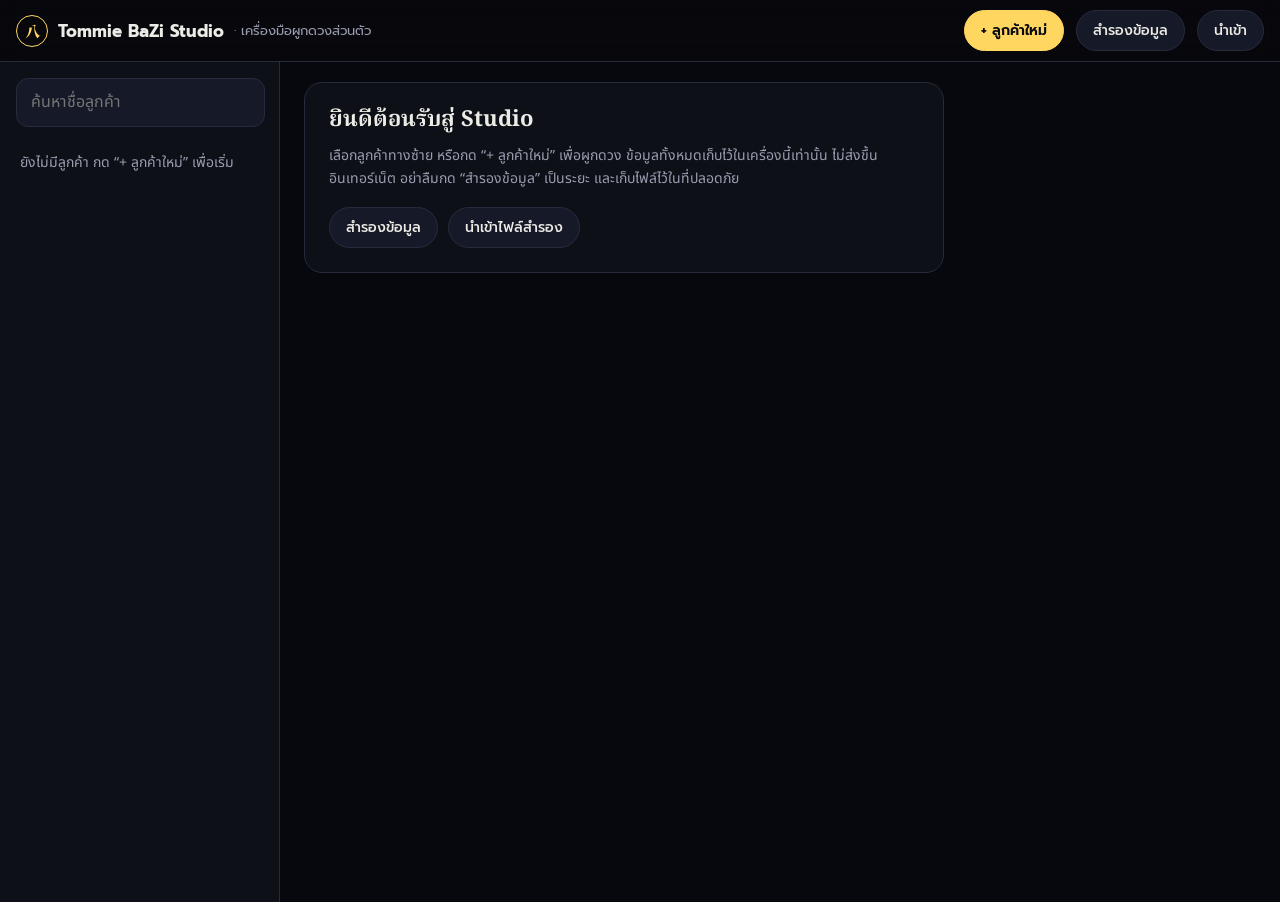
<file: app/index.html>
<!doctype html>
<html lang="th">
<head>
<meta charset="utf-8">
<meta name="viewport" content="width=device-width, initial-scale=1, viewport-fit=cover">
<meta name="robots" content="noindex, nofollow">
<meta name="theme-color" content="#07080d">
<title>Tommie BaZi Studio</title>
<link rel="manifest" href="manifest.webmanifest">
<link rel="icon" href="icon.svg" type="image/svg+xml">
<link rel="apple-touch-icon" href="icon-192.png">
<link rel="preconnect" href="https://fonts.googleapis.com">
<link rel="preconnect" href="https://fonts.gstatic.com" crossorigin>
<link rel="stylesheet" href="https://fonts.googleapis.com/css2?family=Noto+Serif+Thai:wght@600;700&family=Prompt:wght@400;500;600;700&family=Noto+Sans+Thai:wght@400;500;600&family=Noto+Serif+TC:wght@600;900&display=swap">
<style>
:root {
  color-scheme: dark;
  --ink: #07080d; --ink-2: #0e1018; --ink-3: #161927; --ink-4: #1e2233; --line: #272b3d;
  --text: #ecebe6; --soft: #c9cbd8; --dim: #9a9db0;
  --wood: #46eb82; --fire: #ff5c28; --earth: #d68e46; --gold: #ffd660; --water: #3ca5ff;
  --f-head: "Noto Serif Thai", "Noto Serif TC", serif; --f-ui: "Prompt", "Noto Sans Thai", system-ui, sans-serif;
  --f-body: "Noto Sans Thai", "Prompt", system-ui, sans-serif; --f-kan: "Noto Serif TC", "Noto Serif CJK TC", serif;
  --gl: max(16px, env(safe-area-inset-left, 0px)); --gr: max(16px, env(safe-area-inset-right, 0px));
}
* { box-sizing: border-box; }
html, body { overflow-x: clip; }
body { margin: 0; background: var(--ink); color: var(--text); font: 16px/1.7 var(--f-body); -webkit-font-smoothing: antialiased; }
button, input, select, textarea { font: inherit; color: inherit; }
.kan { font-family: var(--f-kan); font-weight: 900; }
.wood { --c: var(--wood); } .fire { --c: var(--fire); } .earth { --c: var(--earth); } .gold { --c: var(--gold); } .water { --c: var(--water); }
:focus-visible { outline: 2px solid var(--gold); outline-offset: 2px; }

/* daily */
:root { --bad-hot: #b8402c; --bad-warm: rgba(255,92,40,.22); }
.favbox { margin-top: 14px; }
.fchips { display: flex; flex-wrap: wrap; gap: 8px; margin-top: 8px; }
.fchip { display: grid; gap: 0; min-width: 76px; padding: 7px 12px; border-radius: 12px; border: 1.5px solid var(--line); background: var(--ink-3); color: var(--c); font: 600 15px var(--f-ui); cursor: pointer; line-height: 1.3; }
.fchip small { font: 400 11.5px var(--f-ui); color: var(--dim); }
.fchip.g, .fchip.g1 { border-color: var(--c); background: color-mix(in srgb, var(--c) 14%, var(--ink-3)); }
.fchip.g1 { box-shadow: 0 0 0 2px var(--ink-2), 0 0 0 3.5px var(--c); }
.fchip.g small, .fchip.g1 small { color: var(--c); }
.fchip.b { border-style: dashed; opacity: .75; } .fchip.b small { color: var(--fire); }
.dscore { display: grid; justify-items: center; padding: 8px 16px; border-radius: 14px; background: var(--ink-3); border: 1px solid var(--line); }
.dscore b { font: 700 30px var(--f-ui); line-height: 1.1; } .dscore span { font-size: 12px; color: var(--dim); }
.dscore.hi { border-color: var(--gold); } .dscore.hi b { color: var(--gold); } .dscore.lo b { color: var(--fire); }
.dcols { display: grid; grid-template-columns: repeat(4, minmax(0, 1fr)); gap: 10px; margin-top: 14px; text-align: center; }
.dcol { min-width: 0; padding: 10px 4px; border-radius: 14px; background: var(--ink-3); }
.dcol:first-child { outline: 1.5px solid var(--gold); }
.dz { font-size: clamp(32px, 6vw, 48px); line-height: 1.15; }
.dl { font-size: 12.5px; color: var(--soft); line-height: 1.5; margin-bottom: 4px; } .dl .god { font-size: 12.5px; }
.dcol .hid { font-size: 15px; letter-spacing: .1em; }
.hrow { display: grid; grid-template-columns: repeat(12, minmax(0, 1fr)); gap: 5px; margin-top: 10px; }
.hcell { position: relative; display: grid; justify-items: center; gap: 0; padding: 8px 2px 6px; border-radius: 10px; border: 1px solid var(--line); background: var(--ink-3); cursor: pointer; line-height: 1.25; min-width: 0; }
.hcell .kan { font-size: 19px; } .hcell small { font-size: 10.5px; color: var(--dim); } .hcell b { font: 600 13px var(--f-ui); margin-top: 2px; }
.hcell.hi b { color: var(--gold); } .hcell.lo b { color: var(--fire); }
.hcell.sel { background: var(--ink-4); border-color: var(--soft); } .hcell.now { box-shadow: 0 0 0 2px var(--gold); }
.hcell .dot { position: absolute; top: 4px; right: 5px; width: 7px; height: 7px; border-radius: 50%; background: #ff6fb1; }
@media (max-width: 760px) { .hrow { grid-template-columns: repeat(6, minmax(0, 1fr)); } }
.why { margin-top: 10px; font-size: 14px; } .why summary { cursor: pointer; color: var(--soft); } .why ul { margin: 6px 0 0; padding-left: 20px; }
.advg { display: grid; grid-template-columns: repeat(2, minmax(0, 1fr)); gap: 12px 20px; margin-top: 12px; }
.advg h4 { margin: 0 0 4px; font: 600 15px var(--f-ui); } .advg p { margin: 0 0 4px; font-size: 14.5px; } .advg ul { margin: 0; padding-left: 20px; font-size: 14.5px; }
@media (max-width: 700px) { .advg { grid-template-columns: minmax(0, 1fr); } }
.dtext { width: 100%; margin-top: 12px; padding: 10px 12px; border-radius: 12px; border: 1px solid var(--line); background: var(--ink-3); color: var(--soft); font: 13.5px/1.6 var(--f-body); resize: vertical; }
.seg { display: inline-flex; border: 1px solid var(--line); border-radius: 999px; overflow: hidden; }
.seg button { padding: 6px 14px; border: 0; background: transparent; cursor: pointer; font: 500 14px var(--f-ui); }
.seg button[aria-pressed="true"] { background: var(--gold); color: var(--ink); }
.compwrap { display: grid; grid-template-columns: minmax(0, 360px) minmax(0, 1fr); gap: 18px; align-items: center; margin-top: 12px; }
@media (max-width: 760px) { .compwrap { grid-template-columns: minmax(0, 1fr); } }
.compass { width: 100%; max-width: 360px; height: auto; display: block; margin: 0 auto; }
.compass .cz { font: 900 17px var(--f-kan); } .compass .cn { font: 500 9.5px var(--f-ui); fill: var(--soft); }
.compass .ce { font: 600 11px var(--f-ui); } .compass .ck { font: 500 8.5px var(--f-ui); fill: var(--dim); }
.compass .cd { font: 500 8.5px var(--f-ui); fill: var(--dim); } .compass .cl { font: 600 12px var(--f-ui); fill: #c7a6ff; }
.cal { display: grid; grid-template-columns: repeat(7, minmax(0, 1fr)); gap: 5px; margin-top: 12px; }
.cal > b { text-align: center; font: 500 13px var(--f-ui); color: var(--dim); padding: 4px 0; }
.cal .cd { display: grid; gap: 0; padding: 6px 6px 4px; border-radius: 10px; border: 1px solid var(--line); background: var(--ink-3); cursor: pointer; text-align: left; min-width: 0; line-height: 1.25; }
.cal .cd .n { font: 600 13.5px var(--f-ui); } .cal .cd .g { font-size: 18px; justify-self: end; } .cal .cd small { font-size: 10.5px; color: var(--dim); justify-self: end; }
.cal .cd.hi { background: color-mix(in srgb, var(--gold) 16%, var(--ink-3)); border-color: color-mix(in srgb, var(--gold) 50%, transparent); }
.cal .cd.lo { border-color: var(--fire); }
.cal .cd.sel { box-shadow: 0 0 0 2px var(--soft); } .cal .cd.tdy .n { color: var(--gold); }
.cal .mo { font-size: 12px; } .cal .mo.full { color: var(--fire); } .cal .tm { font-size: 11px; color: var(--gold); }
@media print { .favbox, .seg, [data-dnav], [data-mnav], #dCopy, #dCode, .dtext { display: none !important; } }
/* fav editor */
.vbox { display: flex; flex-wrap: wrap; gap: 10px; align-items: end; } .vbox .f:first-child { min-width: 220px; }
.vstack { display: grid; justify-items: end; gap: 4px; } .vnote { font: 500 12px var(--f-ui); color: var(--dim); } .vnote.ok { color: var(--wood); }
.ichips { display: flex; flex-wrap: wrap; gap: 6px; margin-top: 6px; }
.ichip { display: grid; justify-items: center; min-width: 48px; padding: 4px 6px; border-radius: 10px; border: 1.5px solid var(--line); background: var(--ink-3); cursor: pointer; line-height: 1.2; color: var(--c); }
.ichip .kan { font-size: 19px; } .ichip small { font: 400 10.5px var(--f-ui); color: var(--dim); white-space: nowrap; }
.ichip.g, .ichip.g1 { border-color: var(--c); background: color-mix(in srgb, var(--c) 14%, var(--ink-3)); } .ichip.g small, .ichip.g1 small { color: var(--c); }
.ichip.b { border-style: dashed; opacity: .7; } .ichip.b small { color: var(--fire); }
.ichip.man { box-shadow: 0 0 0 2px var(--ink-2), 0 0 0 3px var(--gold); }
.favwrap summary { cursor: pointer; font-size: 14.5px; color: var(--soft); } .favwrap[open] summary { margin-bottom: 10px; }
.combos { display: grid; grid-template-columns: repeat(2, minmax(0, 1fr)); gap: 10px; margin-top: 12px; }
@media (max-width: 760px) { .combos { grid-template-columns: minmax(0, 1fr); } }
.combo { padding: 12px 14px; border-radius: 12px; background: var(--ink-3); border-left: 3px solid var(--soft); font-size: 14.5px; }
.combo.good { border-left-color: var(--wood); } .combo.caution { border-left-color: var(--fire); }
.combo p { margin: 6px 0 0; } .combo .plus { color: var(--wood); font-weight: 600; } .combo .minus { color: var(--fire); font-weight: 600; }
/* shell */
.top { position: sticky; top: 0; z-index: 30; display: flex; align-items: center; gap: 12px; padding: calc(10px + env(safe-area-inset-top, 0px)) var(--gr) 10px var(--gl); background: rgba(7,8,13,.86); -webkit-backdrop-filter: blur(12px); backdrop-filter: blur(12px); border-bottom: 1px solid var(--line); }
.brand { display: flex; align-items: center; gap: 10px; font: 700 17px var(--f-ui); margin-right: auto; white-space: nowrap; }
.seal { width: 32px; height: 32px; display: grid; place-items: center; border: 1.5px solid var(--gold); border-radius: 50%; color: var(--gold); font: 900 15px var(--f-kan); }
.brand small { font-weight: 400; color: var(--dim); font-size: 13px; }
.btn { display: inline-flex; align-items: center; justify-content: center; gap: 8px; padding: 9px 16px; border-radius: 999px; border: 1px solid var(--line); background: var(--ink-3); font: 500 14px var(--f-ui); cursor: pointer; text-decoration: none; white-space: nowrap; }
.btn:hover { border-color: var(--soft); }
.btn.pri { background: var(--gold); color: var(--ink); border-color: var(--gold); font-weight: 600; }
.btn.sm { padding: 6px 12px; font-size: 13px; }
.btn.danger { color: var(--fire); }
.layout { display: grid; grid-template-columns: 280px minmax(0, 1fr); min-height: calc(100vh - 60px); }
aside { border-right: 1px solid var(--line); padding: 16px 14px 16px var(--gl); background: var(--ink-2); }
aside input { width: 100%; padding: 10px 14px; border-radius: 12px; border: 1px solid var(--line); background: var(--ink-3); }
.clist { list-style: none; margin: 12px 0 0; padding: 0; display: grid; gap: 6px; }
.clist button { width: 100%; text-align: left; display: grid; grid-template-columns: 40px 1fr; gap: 10px; align-items: center; padding: 9px 10px; border-radius: 12px; border: 1px solid transparent; background: transparent; cursor: pointer; }
.clist button:hover { background: var(--ink-3); }
.clist button.on { background: var(--ink-4); border-color: var(--line); }
.clist .av { width: 40px; height: 40px; border-radius: 10px; display: grid; place-items: center; font: 900 20px var(--f-kan); color: var(--c); background: color-mix(in srgb, var(--c) 14%, var(--ink-3)); }
.clist b { display: block; font: 500 15px var(--f-ui); overflow: hidden; text-overflow: ellipsis; white-space: nowrap; }
.clist small { color: var(--dim); font-size: 12.5px; }
.empty { color: var(--dim); font-size: 14px; padding: 12px 4px; }
main { min-width: 0; padding: 20px var(--gr) 60px 24px; }
@media (max-width: 900px) {
  .layout { grid-template-columns: minmax(0, 1fr); }
  aside { border-right: 0; border-bottom: 1px solid var(--line); padding-right: var(--gr); }
  aside .clist { display: flex; overflow-x: auto; gap: 8px; padding-bottom: 6px; }
  aside .clist li { flex: 0 0 auto; }
  aside .clist button { width: auto; min-width: 170px; }
  main { padding-left: var(--gl); }
  .brand small, .top .hide-m { display: none; }
}

/* cards & form */
.card { border: 1px solid var(--line); border-radius: 18px; background: var(--ink-2); padding: clamp(16px, 2.4vw, 24px); min-width: 0; }
.card + .card { margin-top: 16px; }
h1, h2, h3 { font-family: var(--f-head); margin: 0; line-height: 1.3; }
h2 { font-size: 22px; } h3 { font-size: 18px; }
.sub { color: var(--dim); font-size: 14px; }
.grid { display: grid; gap: 12px; }
.g4 { grid-template-columns: repeat(4, minmax(0, 1fr)); } .g3 { grid-template-columns: repeat(3, minmax(0, 1fr)); } .g2 { grid-template-columns: repeat(2, minmax(0, 1fr)); }
@media (max-width: 700px) { .g4, .g3 { grid-template-columns: repeat(2, minmax(0, 1fr)); } .g2 { grid-template-columns: minmax(0, 1fr); } .span-m { grid-column: 1 / -1; } }
label.f { display: grid; gap: 5px; font: 500 13px var(--f-ui); color: var(--dim); min-width: 0; }
.f input, .f select, .f textarea { width: 100%; min-width: 0; padding: 10px 12px; border-radius: 11px; border: 1px solid var(--line); background: var(--ink-3); color: var(--text); font: 400 15.5px var(--f-ui); }
.f select { appearance: none; padding-right: 30px; background: var(--ink-3) url("data:image/svg+xml,%3Csvg xmlns='http://www.w3.org/2000/svg' width='12' height='8'%3E%3Cpath d='M1 1l5 5 5-5' fill='none' stroke='%23ffd660' stroke-width='2'/%3E%3C/svg%3E") no-repeat right 11px center; }
.f textarea { min-height: 110px; line-height: 1.7; resize: vertical; font-family: var(--f-body); }
.f input:focus, .f select:focus, .f textarea:focus { border-color: var(--gold); outline: none; }
.chk { display: flex; align-items: center; gap: 8px; font: 400 14.5px var(--f-ui); color: var(--soft); cursor: pointer; padding-top: 22px; }
.chk input { width: 18px; height: 18px; accent-color: var(--gold); }
.seg { display: inline-flex; padding: 3px; gap: 3px; border: 1px solid var(--line); border-radius: 999px; background: var(--ink-3); }
.seg label { cursor: pointer; } .seg input { position: absolute; opacity: 0; pointer-events: none; }
.seg span { display: block; padding: 7px 16px; border-radius: 999px; font: 500 14px var(--f-ui); color: var(--dim); }
.seg input:checked + span { background: var(--gold); color: var(--ink); }
.row { display: flex; flex-wrap: wrap; gap: 10px; align-items: center; }
.formhead { display: flex; flex-wrap: wrap; align-items: center; gap: 10px; justify-content: space-between; margin-bottom: 14px; }
.meta { margin-top: 14px; padding: 12px 14px; border-radius: 12px; background: var(--ink-3); color: var(--soft); font-size: 14.5px; line-height: 1.8; }
.meta b { color: var(--gold); font-weight: 600; }

/* tabs */
.tabs { display: flex; gap: 4px; overflow-x: auto; margin: 22px 0 16px; border-bottom: 1px solid var(--line); scrollbar-width: none; }
.tabs button { appearance: none; border: 0; background: transparent; padding: 10px 14px; font: 500 15px var(--f-ui); color: var(--dim); border-bottom: 2px solid transparent; cursor: pointer; white-space: nowrap; }
.tabs button[aria-selected="true"] { color: var(--gold); border-bottom-color: var(--gold); }

/* chart grid */
.chart { display: grid; grid-template-columns: 92px repeat(var(--n, 4), minmax(0, 1fr)); gap: 6px; }
.chart .rh { display: flex; align-items: center; font: 500 13px var(--f-ui); color: var(--dim); line-height: 1.35; }
.chart .ch { text-align: center; font: 500 14px var(--f-ui); color: var(--dim); }
.chart .ch .kan { display: block; font-size: 20px; color: var(--text); }
.cell { min-width: 0; border-radius: 12px; padding: 8px 6px; text-align: center; background: var(--ink-3); font-size: 13.5px; line-height: 1.45; }
.cell.big { padding: 10px 4px 8px; border: 1.5px solid var(--c); background: linear-gradient(170deg, color-mix(in srgb, var(--c) 16%, var(--ink-2)), var(--ink-2) 85%); box-shadow: 0 0 26px -14px var(--c); }
.cell.big .kan { display: block; font-size: clamp(34px, 5vw, 52px); line-height: 1.1; color: color-mix(in srgb, var(--c) 55%, #fff); }
.cell.big small { color: var(--c); font: 500 12px var(--f-ui); }
.cell.dm { box-shadow: 0 0 0 2px var(--ink-2), 0 0 0 3.5px var(--earth), 0 0 30px -10px var(--c); }
.god { font: 600 13.5px var(--f-ui); color: var(--gold); } .god small { display: block; font-weight: 400; color: var(--dim); font-size: 11.5px; }
.hid { display: flex; flex-direction: column; gap: 3px; }
.hid span { display: flex; justify-content: center; gap: 6px; align-items: baseline; }
.hid .kan { font-size: 17px; color: var(--c); }
.hid em { font-style: normal; color: var(--soft); font-size: 12px; }
@media (max-width: 560px) { .hid span { flex-direction: column; gap: 0; line-height: 1.25; } .hid { gap: 6px; } .chart { grid-template-columns: 62px repeat(var(--n, 4), minmax(0, 1fr)); gap: 4px; } .chart .rh { font-size: 11.5px; } .cell { font-size: 12px; padding: 6px 3px; } .hid em { font-size: 10.5px; } .god small { display: none; } }
.rels { display: grid; gap: 6px; margin-top: 6px; }
.rel { display: flex; gap: 10px; align-items: baseline; padding: 8px 12px; border-radius: 10px; background: var(--ink-3); font-size: 14.5px; }
.tag { flex: none; min-width: 42px; text-align: center; padding: 1px 8px; border-radius: 999px; font: 600 12.5px var(--f-ui); background: var(--ink-4); color: var(--soft); }
.tag.合, .tag.三合, .tag.半合, .tag.三會 { background: rgba(70,235,130,.15); color: var(--wood); }
.tag.沖 { background: rgba(255,92,40,.16); color: var(--fire); }
.tag.刑, .tag.害, .tag.破 { background: rgba(214,142,70,.16); color: var(--earth); }

/* strength */
.bars { display: grid; gap: 10px; }
.bar { display: grid; grid-template-columns: 86px 1fr 52px; gap: 10px; align-items: center; font: 500 14.5px var(--f-ui); }
.bar i { display: block; height: 12px; border-radius: 6px; background: var(--ink-4); overflow: hidden; }
.bar i b { display: block; height: 100%; width: var(--w); background: var(--c); border-radius: 6px; }
.bar span:last-child { text-align: right; color: var(--soft); font-variant-numeric: tabular-nums; }
.meter { position: relative; height: 18px; border-radius: 9px; overflow: hidden; display: flex; margin: 12px 0 6px; }
.meter b { display: block; height: 100%; }
table.t { width: 100%; border-collapse: collapse; font-size: 14.5px; }
.t th, .t td { padding: 8px 10px; border-bottom: 1px solid var(--line); text-align: left; vertical-align: top; }
.t th { font: 500 13px var(--f-ui); color: var(--dim); }
.t .kan { font-size: 18px; }
.tw { overflow-x: auto; }

/* luck */
.luck { display: grid; grid-auto-flow: column; grid-auto-columns: minmax(92px, 1fr); gap: 8px; overflow-x: auto; padding-bottom: 8px; direction: rtl; }
.luck > * { direction: ltr; }
.lk { border-radius: 14px; padding: 10px 6px; text-align: center; background: var(--ink-3); border: 1px solid var(--line); }
.lk.now { border-color: var(--gold); box-shadow: 0 0 0 1px var(--gold), 0 0 30px -12px var(--gold); }
.lk .kan { display: block; font-size: 30px; line-height: 1.2; }
.lk .s { color: var(--c1); } .lk .b { color: var(--c2); }
.lk small { display: block; font: 400 12px var(--f-ui); color: var(--dim); }
.lk .god { font-size: 12px; }
.flag { color: var(--fire); } .ok { color: var(--wood); }

/* notes/report editor */
.secs { display: grid; gap: 14px; }
.toast { position: fixed; left: 50%; bottom: calc(20px + env(safe-area-inset-bottom, 0px)); transform: translateX(-50%); padding: 10px 18px; border-radius: 999px; background: var(--ink-4); border: 1px solid var(--line); font: 500 14px var(--f-ui); z-index: 90; opacity: 0; transition: opacity .25s; pointer-events: none; }
.toast.show { opacity: 1; }
.hint { font-size: 13.5px; color: var(--dim); margin-top: 8px; line-height: 1.7; }
.pending { display: inline-block; margin-left: 6px; padding: 0 8px; border-radius: 999px; font: 500 11.5px var(--f-ui); background: rgba(255,214,96,.14); color: var(--gold); }
#printArea { display: none; }

/* ---------- print report ---------- */
@media print {
  @page { size: A4; margin: 20mm 20mm 20mm 22mm; }
  @page :first { margin: 12mm; }
  :root { color-scheme: light; }
  html, body { background: #fff !important; width: auto !important; }
  .rp { margin: 0; }
  body { color: #23222b; font: 11.5pt/1.85 var(--f-body); -webkit-print-color-adjust: exact; print-color-adjust: exact; }
  .top, .layout, .toast { display: none !important; }
  #printArea { display: block; }
  .rp .kan { font-family: var(--f-kan); font-weight: 900; }
  .rp-cover { height: 268mm; break-after: page; background: #07080d; border-radius: 6mm; color: #ecebe6; display: flex; }
  .rp-cover-in { margin: auto; width: 100%; padding: 0 16mm; text-align: center; }
  .rp-cover .seal { width: 20mm; height: 20mm; margin: 0 auto 8mm; font-size: 28pt; border-width: 2pt; }
  .rp-eyebrow { font: 500 10.5pt var(--f-ui); color: #b9bccb; letter-spacing: .04em; }
  .rp-cover h1 { font: 700 28pt var(--f-head); color: #fff; margin: 4mm 0 3mm; }
  .rp-birth { font: 400 11.5pt var(--f-ui); color: #c9cbd8; margin: 0 0 9mm; }
  .rp-cover-chart { margin: 0 auto; max-width: 150mm; }
  .rp-by { margin-top: 9mm; font: 400 9.5pt var(--f-ui); color: #9a9db0; }
  .rp-sec { margin: 0 0 9mm; }
  .rp-sec h2 { display: flex; align-items: baseline; gap: 3mm; font: 700 15.5pt var(--f-head); color: #1c1a22; margin: 0 0 3.5mm; padding-bottom: 2mm; border-bottom: 1.2pt solid #c9a33b; break-after: avoid; }
  .rp-sec h2 .kan { font-size: 13pt; color: #b08a22; letter-spacing: .08em; }
  .rp-sec p { margin: 0 0 3mm; text-align: left; }
  .rp-sec p b.kan { font-size: 13pt; }
  .rp-text p { text-indent: 8mm; }
  .rp-img { margin: 3mm 0 1mm; break-inside: avoid; }
  .rp-img svg { display: block; width: 100%; height: auto; }
  .rp-tab { width: 100%; border-collapse: collapse; font-size: 10.5pt; line-height: 1.6; }
  .rp-tab th { text-align: left; font: 500 9.5pt var(--f-ui); color: #6b6a75; border-bottom: 1pt solid #c9a33b; padding: 2mm 2.5mm; }
  .rp-tab td { border-bottom: .5pt solid #e3e1da; padding: 2.4mm 2.5mm; vertical-align: top; }
  .rp-tab tr:nth-child(even) td { background: #faf8f2; }
  .rp-tab tr { break-inside: avoid; }
  .rp .flag { color: #c0391a; font-weight: 600; } .rp .ok { color: #1f8a4c; font-weight: 600; }
  .rp-foot { margin-top: 10mm; padding-top: 3mm; border-top: .5pt solid #ddd; color: #85848e; font-size: 9pt; text-align: center; }
}
.verdict { display: inline-block; padding: 8px 18px; border-radius: 999px; font: 700 16px var(--f-ui); background: var(--ink-4); border: 1.5px solid var(--line); }
.verdict.gold { color: var(--ink); background: linear-gradient(90deg, #ffd660, #f5b73b); border-color: #ffd660; }
.verdict.strong { color: var(--fire); border-color: var(--fire); } .verdict.bal { color: var(--wood); border-color: var(--wood); }
.verdict.weak { color: var(--water); border-color: var(--water); } .verdict.follow { color: #c7a6ff; border-color: #c7a6ff; }
.dscale { margin-top: 18px; } .dtrack { position: relative; height: 14px; border-radius: 7px; background: var(--ink-4); }
.dtrack .z { position: absolute; top: 0; bottom: 0; opacity: .55; } .z.follow { background: #c7a6ff; border-radius: 7px 0 0 7px; } .z.weak { background: var(--water); } .z.bal { background: var(--wood); } .z.strong { background: var(--fire); } .z.gold { background: var(--gold); border-radius: 0 7px 7px 0; }
.dtrack .pin { position: absolute; top: -8px; width: 4px; height: 30px; margin-left: -2px; background: #fff; border-radius: 2px; box-shadow: 0 0 0 2px var(--ink); }
.dtrack .pin span { position: absolute; top: -24px; left: 50%; transform: translateX(-50%); font: 700 13px var(--f-ui); color: #fff; white-space: nowrap; }
.dlab { position: relative; height: 22px; margin-top: 6px; font: 500 12.5px var(--f-ui); color: var(--soft); } .dlab span { position: absolute; transform: translateX(-50%); white-space: nowrap; }
.fam5 { grid-template-columns: repeat(5, minmax(0, 1fr)); } @media (max-width: 700px) { .fam5 { grid-template-columns: repeat(2, minmax(0, 1fr)); } .dlab { font-size: 11px; } }
.rxt td { min-width: 140px; } .rx { display: flex; gap: 8px; align-items: baseline; margin: 2px 0; font-size: 14px; }
.tag { min-width: 48px; }
button.lk { position: relative; font: inherit; color: inherit; cursor: pointer; transition: transform .15s, border-color .15s; }
button.lk:hover { transform: translateY(-2px); border-color: var(--soft); }
button.lk.sel { background: var(--ink-4); border-color: var(--soft); }
.nowtag { position: absolute; top: -9px; left: 50%; transform: translateX(-50%); padding: 0 8px; border-radius: 999px; background: var(--gold); color: var(--ink); font: 700 11px/18px var(--f-ui); font-style: normal; white-space: nowrap; }
.nowtag.inl { position: static; transform: none; display: inline-block; vertical-align: middle; margin-left: 6px; font-size: 12px; }
.luck { padding-top: 12px; }
.nowline { font: 500 15.5px var(--f-ui); } .nowline b { color: var(--gold); font-size: 20px; }
.t.calc td:first-child { color: var(--dim); white-space: nowrap; width: 1%; padding-right: 18px; } .gold-t { color: var(--gold); }
.btn.ai-run { background: linear-gradient(135deg, #8b5cf6, #6d3fe0); border-color: #8b5cf6; color: #fff; font-weight: 600; }
.btn.ai-run:hover { box-shadow: 0 0 0 4px rgba(139,92,246,.2); border-color: #a78bfa; }
.btn.ai-run[data-need] { background: transparent; color: #b9a2ff; border-color: #6d4fc4; }
.btn.ai-copy { background: rgba(60,165,255,.14); border-color: #3ca5ff; color: #8fcbff; font-weight: 600; }
.btn.ai-copy:hover { box-shadow: 0 0 0 4px rgba(60,165,255,.18); }
.btn.big { padding: 11px 20px; font-size: 15px; }
.aibar { display: flex; flex-wrap: wrap; gap: 10px; align-items: center; margin: 4px 0 6px; padding: 14px; border-radius: 14px; background: var(--ink-3); border: 1px solid var(--line); }
.aibar-note { flex-basis: 100%; }
.pasteall { margin: 10px 0 16px; padding: 10px 14px; border: 1px dashed #3ca5ff; border-radius: 12px; }
.pasteall summary { cursor: pointer; font: 500 14.5px var(--f-ui); color: #8fcbff; }
@media (max-width: 560px) { .aibar .btn.big { flex: 1 1 100%; } .rsec .row .btn.sm { padding: 6px 10px; font-size: 12.5px; } }
.rsec + .rsec { padding-top: 14px; border-top: 1px dashed var(--line); }
.btn:disabled { opacity: .45; cursor: default; }
</style>
</head>
<body>
<header class="top">
  <div class="brand"><span class="seal">八</span>Tommie BaZi Studio <small>· เครื่องมือผูกดวงส่วนตัว</small></div>
  <button class="btn pri" id="bNew" type="button">+ ลูกค้าใหม่</button>
  <button class="btn hide-m" id="bExport" type="button">สำรองข้อมูล</button>
  <label class="btn hide-m" style="cursor:pointer">นำเข้า<input type="file" id="fImport" accept="application/json" hidden></label>
</header>
<div class="layout">
  <aside>
    <input id="q" type="search" placeholder="ค้นหาชื่อลูกค้า" aria-label="ค้นหาชื่อลูกค้า">
    <ul class="clist" id="clist"></ul>
    <div class="row hide-d" style="margin-top:10px;gap:8px" id="mobileTools"></div>
  </aside>
  <main id="main"></main>
</div>
<div id="printArea"></div>
<div class="toast" id="toast" role="status"></div>

<script src="lunar.js"></script>
<script src="core.js"></script>
<script src="daily.js"></script>
<script src="visual.js"></script>
<script src="ai.js"></script>
<script>
(function () {
  'use strict';
  var $ = function (s, r) { return (r || document).querySelector(s); }, $$ = function (s, r) { return Array.prototype.slice.call((r || document).querySelectorAll(s)); };
  var C = TBZ, D = null, KEYS = C.EL_KEY, ELTH = C.EL_TH;
  var MONTH = ['มกราคม', 'กุมภาพันธ์', 'มีนาคม', 'เมษายน', 'พฤษภาคม', 'มิถุนายน', 'กรกฎาคม', 'สิงหาคม', 'กันยายน', 'ตุลาคม', 'พฤศจิกายน', 'ธันวาคม'];
  var MON_S = ['ม.ค.', 'ก.พ.', 'มี.ค.', 'เม.ย.', 'พ.ค.', 'มิ.ย.', 'ก.ค.', 'ส.ค.', 'ก.ย.', 'ต.ค.', 'พ.ย.', 'ธ.ค.'];
  var PNAME = { y: 'ปี', m: 'เดือน', d: 'วัน', h: 'ยาม' }, PZH = { y: '年', m: '月', d: '日', h: '時' };
  var REPORT = [['overview', 'ภาพรวมและนิสัย'], ['career', 'การงาน'], ['money', 'การเงิน'], ['love', 'ความรักและคู่ครอง'], ['health', 'สุขภาพ'], ['advice', 'คำแนะนำและธาตุที่ควรเสริม']];
  var KEY = 'tbz.studio.v1';
  function pad(n) { return (n < 10 ? '0' : '') + n; }
  function esc(s) { return String(s == null ? '' : s).replace(/[&<>"]/g, function (c) { return { '&': '&amp;', '<': '&lt;', '>': '&gt;', '"': '&quot;' }[c]; }); }
  function toast(m) { var t = $('#toast'); t.textContent = m; t.classList.add('show'); clearTimeout(toast.t); toast.t = setTimeout(function () { t.classList.remove('show'); }, 1800); }
  function godTH(g) { return C.GODS[g] || g; } function godZH(g) { return C.GOD_TRAD[g] || g; }
  function elOfStem(ch) { return C.EL_S[C.STEMS.indexOf(ch)]; } function elOfBr(ch) { return C.EL_B[C.BR.indexOf(ch)]; }
  function thDate(ms, withTime) { var d = new Date(ms); return d.getUTCDate() + ' ' + MON_S[d.getUTCMonth()] + ' ' + (d.getUTCFullYear() + 543) + (withTime ? ' ' + pad(d.getUTCHours()) + ':' + pad(d.getUTCMinutes()) + ' น.' : ''); }

  /* ---------- storage (this device only) ---------- */
  var db = { clients: [] };
  try { var raw = localStorage.getItem(KEY); if (raw) db = JSON.parse(raw); } catch (e) {}
  function save() { try { localStorage.setItem(KEY, JSON.stringify(db)); } catch (e) { toast('บันทึกไม่ได้ — พื้นที่ในเครื่องเต็มหรือถูกปิดไว้'); } }
  function uid() { return Date.now().toString(36) + Math.random().toString(36).slice(2, 7); }
  var cur = null, tab = 'chart', yearSel = null, cmpId = '';

  /* ---------- places ---------- */
  var PL = null;
  fetch('../thai-places.json').then(function (r) { return r.json(); }).then(function (d) {
    PL = d.sort(function (a, b) { return a[0] === 'กรุงเทพมหานคร' ? -1 : b[0] === 'กรุงเทพมหานคร' ? 1 : a[0].localeCompare(b[0], 'th'); });
    if (cur) renderForm();
  }).catch(function () {});

  /* ---------- compute ---------- */
  var CALC_KEYS = ['y', 'm', 'd', 'h', 'mi', 'noTime', 'lon', 'system', 'lateZi', 'sex', 'pv', 'ap', 'tb'];
  function snap(c) { var o = {}; CALC_KEYS.forEach(function (k) { o[k] = c[k]; }); return o; }
  function dirty(c) { if (!c.calc) return true; return CALC_KEYS.some(function (k) { return String(c.calc[k]) !== String(c[k]); }); }
  db.clients.forEach(function (c) { if (!c.calc && c.y && !c.isNew) c.calc = snap(c); });
  function compute(c0) {
    var c = c0 && c0.calc; if (!c || !c.y) return null;
    var P = C.pillars([c.y - 543, c.m, c.d, c.noTime ? 12 : c.h, c.noTime ? 0 : c.mi], { tz: 7, lon: c.lon == null || c.lon === '' ? null : +c.lon, system: c.system || 'amat', lateZi: c.lateZi || 'same', noTime: !!c.noTime });
    var A = C.analyse(P), L = c.sex ? C.luck(P, c.sex, 10) : null;
    C.applyVerdict(A.strength, c0.verdictOver);
    return { P: P, A: A, L: L, c: c };
  }
  function ageNow(c0) { var c = c0.calc || c0, b = Date.UTC(c.y - 543, c.m - 1, c.d), n = Date.now(); return (n - b) / (365.2422 * 864e5); }

  /* ---------- client list ---------- */
  function renderList() {
    var q = $('#q').value.trim().toLowerCase(), ul = $('#clist');
    var list = db.clients.slice().sort(function (a, b) { return (b.updated || 0) - (a.updated || 0); }).filter(function (c) { return !q || (c.name + ' ' + (c.nick || '')).toLowerCase().indexOf(q) >= 0; });
    if (!list.length) { ul.innerHTML = '<li class="empty">' + (db.clients.length ? 'ไม่พบชื่อนี้' : 'ยังไม่มีลูกค้า กด “+ ลูกค้าใหม่” เพื่อเริ่ม') + '</li>'; return; }
    ul.innerHTML = list.map(function (c) {
      var R = null; try { R = compute(c); } catch (e) {}
      var dm = R ? R.P.d[0] : '？', k = R ? KEYS[elOfStem(dm)] : '';
      return '<li><button type="button" class="' + (cur && cur.id === c.id ? 'on' : '') + '" data-id="' + c.id + '"><span class="av ' + k + '">' + dm + '</span><span><b>' + esc(c.name || 'ไม่มีชื่อ') + (c.nick ? ' (' + esc(c.nick) + ')' : '') + '</b><small>' + c.d + ' ' + MON_S[c.m - 1] + ' ' + c.y + (c.noTime ? '' : ' · ' + pad(c.h) + ':' + pad(c.mi)) + '</small></span></button></li>';
    }).join('');
  }
  $('#clist').addEventListener('click', function (e) { var b = e.target.closest('button[data-id]'); if (!b) return; open(b.getAttribute('data-id')); });
  $('#q').addEventListener('input', renderList);
  function open(id) { cur = db.clients.filter(function (c) { return c.id === id; })[0] || null; yearSel = null; luckSel = null; render(); }
  $('#bNew').addEventListener('click', function () {
    var c = { id: uid(), name: '', nick: '', sex: '', y: 2533, m: 1, d: 1, h: 12, mi: 0, noTime: false, pv: '', ap: '', tb: '', lon: '', system: 'amat', lateZi: 'same', contact: '', notes: '', report: {}, monthNotes: {}, created: Date.now(), updated: Date.now(), isNew: true };
    db.clients.push(c); cur = c; tab = 'chart'; save(); render(); setTimeout(function () { var n = $('#fName'); if (n) n.focus(); }, 50);
  });

  /* ---------- form ---------- */
  function opts(items, val) { return items.map(function (x) { return '<option value="' + esc(x[0]) + '"' + (String(x[0]) === String(val) ? ' selected' : '') + '>' + esc(x[1]) + '</option>'; }).join(''); }
  function rng(a, b) { var o = []; for (var i = a; i <= b; i++) o.push(i); return o; }
  function placeLists(c) {
    if (!PL) return { pv: '<option value="">กำลังโหลด…</option>', ap: '', tb: '' };
    var P = PL.filter(function (p) { return p[0] === c.pv; })[0], A = P && P[1].filter(function (a) { return a[0] === c.ap; })[0];
    return {
      pv: opts([['', 'ไม่ระบุ / ต่างประเทศ']].concat(PL.map(function (p) { return [p[0], p[0]]; })), c.pv),
      ap: P ? opts([['', 'เลือกอำเภอ']].concat(P[1].map(function (a) { return [a[0], a[0]]; })), c.ap) : '<option value="">เลือกจังหวัดก่อน</option>',
      tb: A ? opts([['', 'เลือกตำบล']].concat(A[1].map(function (t) { return [t[0], t[0]]; })), c.tb) : '<option value="">เลือกอำเภอก่อน</option>'
    };
  }
  function resolveLon(c) {
    if (!PL || !c.pv) return '';
    var P = PL.filter(function (p) { return p[0] === c.pv; })[0]; if (!P) return '';
    var avg = function (ts) { var s = 0; ts.forEach(function (t) { s += t[1]; }); return s / ts.length; };
    var A = P[1].filter(function (a) { return a[0] === c.ap; })[0];
    if (!A) return avg([].concat.apply([], P[1].map(function (a) { return a[1]; })));
    var T = A[1].filter(function (t) { return t[0] === c.tb; })[0];
    return T ? T[1] : avg(A[1]);
  }
  function placeName(c) { if (!c.pv) return ''; var bkk = c.pv === 'กรุงเทพมหานคร'; return (c.tb ? (bkk ? 'แขวง' : 'ต.') + c.tb + ' ' : '') + (c.ap ? (bkk ? 'เขต' : 'อ.') + c.ap + ' ' : '') + (bkk ? c.pv : 'จ.' + c.pv); }
  function renderForm() {
    var c = cur, pl = placeLists(c), f = $('#form'); if (!f) return;
    f.innerHTML =
      '<div class="formhead"><h2>' + (c.name ? esc(c.name) : 'ลูกค้าใหม่') + '</h2><div class="row"><span class="seg" role="radiogroup" aria-label="เพศ">' +
      ['ชาย', 'หญิง'].map(function (s) { return '<label><input type="radio" name="sex" value="' + s + '"' + (c.sex === s ? ' checked' : '') + '><span>' + s + '</span></label>'; }).join('') + '</span>' +
      '<button class="btn sm danger" type="button" id="bDel">ลบ</button></div></div>' +
      '<div class="grid g4">' +
      '<label class="f span-m"><span>ชื่อ–นามสกุล</span><input id="fName" value="' + esc(c.name) + '" data-k="name" autocomplete="off"></label>' +
      '<label class="f"><span>ชื่อเล่น</span><input value="' + esc(c.nick) + '" data-k="nick" autocomplete="off"></label>' +
      '<label class="f span-m"><span>ไลน์ / เบอร์โทร</span><input value="' + esc(c.contact) + '" data-k="contact" autocomplete="off"></label>' +
      '<label class="f"><span>ระบบผูกดวง</span><select data-k="system">' + opts([['amat', 'ระบบ อ.มาศ'], ['std', 'ระบบทั่วไป (立春)']], c.system) + '</select></label>' +
      '<label class="f"><span>วัน</span><select data-k="d" data-n>' + opts(rng(1, 31).map(function (i) { return [i, i]; }), c.d) + '</select></label>' +
      '<label class="f"><span>เดือน</span><select data-k="m" data-n>' + opts(MONTH.map(function (m, i) { return [i + 1, m]; }), c.m) + '</select></label>' +
      '<label class="f span-m"><span>ปี พ.ศ.</span><select data-k="y" data-n>' + opts(rng(2440, 2580).reverse().map(function (y) { return [y, y + ' · ' + (y - 543)]; }), c.y) + '</select></label>' +
      '<label class="chk"><input type="checkbox" data-k="noTime"' + (c.noTime ? ' checked' : '') + '> ไม่ทราบเวลาเกิด</label>' +
      '<label class="f"><span>ชั่วโมง</span><select data-k="h" data-n' + (c.noTime ? ' disabled' : '') + '>' + opts(rng(0, 23).map(function (h) { return [h, pad(h) + ' น.']; }), c.h) + '</select></label>' +
      '<label class="f"><span>นาที</span><select data-k="mi" data-n' + (c.noTime ? ' disabled' : '') + '>' + opts(rng(0, 59).map(function (m) { return [m, pad(m)]; }), c.mi) + '</select></label>' +
      (c.system === 'std' ? '<label class="f span-m"><span>23:00–24:00 น.</span><select data-k="lateZi">' + opts([['same', 'ยังนับเป็นวันเดิม'], ['next', 'นับเป็นวันถัดไป']], c.lateZi) + '</select></label>' : '<span></span>') +
      '<span></span>' +
      '<label class="f"><span>จังหวัดที่เกิด</span><select data-k="pv">' + pl.pv + '</select></label>' +
      '<label class="f"><span>อำเภอ / เขต</span><select data-k="ap"' + (c.pv ? '' : ' disabled') + '>' + pl.ap + '</select></label>' +
      '<label class="f span-m"><span>ตำบล / แขวง</span><select data-k="tb"' + (c.ap ? '' : ' disabled') + '>' + pl.tb + '</select></label>' +
      '</div><div class="row" style="margin-top:16px;justify-content:space-between"><span id="dirtyNote" class="sub"></span><button class="btn pri" type="button" id="bCalc" style="padding:11px 28px;font-size:15.5px">คำนวณผัง</button></div><div id="meta"></div>';
    markDirty();
  }
  function markDirty() {
    var n = $('#dirtyNote'), b = $('#bCalc'); if (!n || !cur) return;
    var d = dirty(cur);
    n.innerHTML = !cur.calc ? 'กรอกข้อมูลเกิดให้ครบ แล้วกด “คำนวณผัง”' : d ? '<span class="flag">ข้อมูลเกิดเปลี่ยนแล้ว กด “คำนวณใหม่” เพื่ออัปเดตผัง</span>' : 'ผังตรงกับข้อมูลล่าสุดแล้ว';
    b.textContent = cur.calc ? (d ? 'คำนวณใหม่' : 'คำนวณอีกครั้ง') : 'คำนวณผัง';
  }
  function onField(e) {
    var el = e.target, k = el.getAttribute('data-k'); if (!k || !cur) return;
    var v = el.type === 'checkbox' ? el.checked : el.hasAttribute('data-n') ? +el.value : el.value;
    cur[k] = v;
    if (k === 'pv') { cur.ap = ''; cur.tb = ''; } if (k === 'ap') cur.tb = '';
    if (k === 'pv' || k === 'ap' || k === 'tb') cur.lon = resolveLon(cur);
    cur.updated = Date.now(); delete cur.isNew; save();
    var structural = ['pv', 'ap', 'noTime', 'system'].indexOf(k) >= 0;
    if (structural) renderForm(); else markDirty();
    var h = $('#form h2'); if (h && k === 'name') h.textContent = cur.name || 'ลูกค้าใหม่';
    renderList();
  }
  document.addEventListener('change', function (e) {
    if (e.target.name === 'sex' && cur) { cur.sex = e.target.value; cur.updated = Date.now(); save(); markDirty(); return; }
    if (e.target.closest('#form')) onField(e);
  });
  document.addEventListener('input', function (e) {
    if (e.target.matches('#form input[type=text], #form input:not([type])')) onField(e);
    var rk = e.target.getAttribute('data-r'); if (rk && cur) { cur.report = cur.report || {}; cur.report[rk] = e.target.value; cur.updated = Date.now(); save(); }
    var mk = e.target.getAttribute('data-mn'); if (mk && cur) { cur.monthNotes = cur.monthNotes || {}; cur.monthNotes[mk] = e.target.value; cur.updated = Date.now(); save(); }
    if (e.target.id === 'fNotes' && cur) { cur.notes = e.target.value; cur.updated = Date.now(); save(); }
  });
  document.addEventListener('click', function (e) {
    if (e.target.id === 'bDel' && cur) {
      var b = e.target; if (!b.dataset.sure) { b.dataset.sure = 1; b.textContent = 'กดอีกครั้งเพื่อยืนยันลบ'; setTimeout(function () { b.textContent = 'ลบ'; delete b.dataset.sure; }, 3000); return; }
      db.clients = db.clients.filter(function (c) { return c.id !== cur.id; }); cur = null; save(); render(); toast('ลบแล้ว');
    }
    var tb = e.target.closest('.tabs button'); if (tb) { tab = tb.getAttribute('data-t'); renderBody(); }
    if (e.target.id === 'bCalc' && cur) {
      var dim = new Date(Date.UTC(cur.y - 543, cur.m, 0)).getUTCDate();
      if (cur.d > dim) { toast('เดือน' + MONTH[cur.m - 1] + ' ปี ' + cur.y + ' มีแค่ ' + dim + ' วัน'); return; }
      cur.calc = snap(cur); luckSel = null; delete cur.isNew; cur.updated = Date.now(); save(); markDirty(); renderBody(); renderList();
      var t = $('.tabs'); if (t) t.scrollIntoView({ behavior: 'smooth', block: 'start' }); toast('คำนวณผังแล้ว'); return;
    }
    if (e.target.id === 'bPrint') { buildPrint(); setTimeout(function () { window.print(); }, 60); }
  });

  /* ---------- body ---------- */
  function render() {
    renderList();
    var m = $('#main');
    if (!cur) {
      m.innerHTML = '<div class="card" style="max-width:640px"><h2>ยินดีต้อนรับสู่ Studio</h2><p class="sub" style="margin-top:8px">เลือกลูกค้าทางซ้าย หรือกด “+ ลูกค้าใหม่” เพื่อผูกดวง ข้อมูลทั้งหมดเก็บไว้ในเครื่องนี้เท่านั้น ไม่ส่งขึ้นอินเทอร์เน็ต อย่าลืมกด “สำรองข้อมูล” เป็นระยะ และเก็บไฟล์ไว้ในที่ปลอดภัย</p>' +
        '<div class="row" style="margin-top:16px"><button class="btn" type="button" onclick="document.getElementById(\'bExport\').click()">สำรองข้อมูล</button><label class="btn" style="cursor:pointer">นำเข้าไฟล์สำรอง<input type="file" accept="application/json" hidden onchange="document.getElementById(\'fImport\').files=this.files;document.getElementById(\'fImport\').dispatchEvent(new Event(\'change\'))"></label></div></div>';
      return;
    }
    m.innerHTML = '<div class="card" id="form"></div><nav class="tabs" role="tablist"></nav><div id="body"></div>';
    renderForm(); renderBody();
  }
  var TABS = [['chart', 'ผังเต็ม'], ['power', 'กำลังธาตุ'], ['luck', 'วัยจร 10 ปี'], ['year', 'ดวงปี · เดือน'], ['daily', 'ฤกษ์ประจำวัน'], ['compare', 'เทียบดวง'], ['report', 'รายงาน'], ['notes', 'โน้ต']];
  function renderBody() {
    $('.tabs').innerHTML = TABS.map(function (t) { return '<button type="button" role="tab" data-t="' + t[0] + '" aria-selected="' + (tab === t[0]) + '">' + t[1] + '</button>'; }).join('');
    var R; try { R = compute(cur); } catch (e) { $('#body').innerHTML = '<div class="card flag">คำนวณไม่ได้: ' + esc(e.message) + '</div>'; return; }
    if (!R) { $('#meta').innerHTML = ''; $('#body').innerHTML = '<div class="card"><p>ยังไม่มีผัง กรอกวัน เดือน ปี เวลา สถานที่เกิด และเพศ แล้วกด <b>“คำนวณผัง”</b></p></div>'; return; }
    $('#meta').innerHTML = metaHTML(R);
    var fn = { chart: tChart, power: tPower, luck: tLuck, year: tYear, daily: tDaily, compare: tCompare, report: tReport, notes: tNotes }[tab];
    $('#body').innerHTML = fn(R);
  }
  function metaHTML(R) {
    var P = R.P, c = R.c, s = [];
    s.push('ผัง (ปี เดือน วัน ยาม): <b class="kan" style="font-size:17px;letter-spacing:.06em">' + P.y + ' ' + P.m + ' ' + P.d + ' ' + (P.h || '？？') + '</b>');
    if (c.pv && !c.noTime) {
      var lonM = (c.lon - 105) * 4, eq = P.corr - lonM, sg = function (x) { return (x < 0 ? '−' : '+') + Math.abs(x).toFixed(1); };
      s.push('เวลาสุริยะจริงที่ ' + esc(placeName(c)) + ' ≈ <b>' + pad(P.local[3]) + ':' + pad(P.local[4]) + ' น.</b> (เส้นแวง ' + sg(lonM) + ' · สมการเวลา ' + sg(eq) + ' นาที)');
    } else if (!c.noTime) s.push('ใช้เวลานาฬิกา (ยังไม่ได้ระบุสถานที่เกิด)');
    s.push((P.system === 'std' ? 'ระบบทั่วไป · เดือนเริ่มที่ ' : 'ระบบ อ.มาศ · เดือนเริ่มที่ ') + P.monthStart + (C.TERM_TH[P.monthStart] ? ' (' + C.TERM_TH[P.monthStart] + ')' : ''));
    return '<div class="meta">' + s.join('<br>') + '</div>';
  }

  /* --- tab: full chart (right-to-left: 時 日 月 年) --- */
  function pillarKeys(P) { return P.h ? ['h', 'd', 'm', 'y'] : ['d', 'm', 'y']; }
  function tChart(R) {
    var P = R.P, A = R.A, ks = pillarKeys(P), n = ks.length, row = function (label, f) { return '<div class="rh">' + label + '</div>' + ks.map(f).join(''); };
    var h = '<div class="card"><div class="chart" style="--n:' + n + '">' +
      '<div></div>' + ks.map(function (k) { return '<div class="ch"><span class="kan">' + PZH[k] + '</span>' + PNAME[k] + '</div>'; }).join('') +
      row('ฐานะ<br>(十神)', function (k) { var g = A.cols[k].god; return '<div class="cell god">' + (g ? godTH(g) + '<small>' + godZH(g) + '</small>' : 'ตัวเรา<small>日主</small>') + '</div>'; }) +
      row('ราศีบน<br>(天干)', function (k) { var s = A.cols[k].stem, e = elOfStem(s); return '<div class="cell big ' + KEYS[e] + (k === 'd' ? ' dm' : '') + '"><span class="kan">' + s + '</span><small>' + ELTH[e] + (C.STEMS.indexOf(s) % 2 ? 'หยิน' : 'หยาง') + '</small></div>'; }) +
      row('ราศีล่าง<br>(地支)', function (k) { var b = A.cols[k].branch, e = elOfBr(b); return '<div class="cell big ' + KEYS[e] + '"><span class="kan">' + b + '</span><small>' + C.BR_TH[C.BR.indexOf(b)] + ' · ' + ELTH[e] + '</small></div>'; }) +
      row('ราศีแฝง<br>(藏干)', function (k) { return '<div class="cell hid">' + A.cols[k].hidden.map(function (x) { return '<span class="' + KEYS[x.el] + '"><b class="kan">' + x.s + '</b><em>' + godTH(x.god) + '</em></span>'; }).join('') + '</div>'; }) +
      row('เชี่ยงแซ<br>ของตัวเรา', function (k) { var s = A.cols[k].stage; return '<div class="cell">' + C.STAGES_TH[s] + '<br><span class="sub kan" style="font-size:13px">' + C.STAGES[s] + '</span></div>'; }) +
      row('เชี่ยงแซ<br>นั่งตัวเอง', function (k) { var s = A.cols[k].selfStage; return '<div class="cell">' + C.STAGES_TH[s] + '<br><span class="sub kan" style="font-size:13px">' + C.STAGES[s] + '</span></div>'; }) +
      '</div></div>';
    h += reactionCard(P, A);
    return h;
  }
  var RTH = { '合': 'ภาคี', '沖': 'ชง', '刑': 'เฮ้ง', '害': 'ไห่', '破': 'ผั่ว', '三合': 'ภาคี 3', '半合': 'ครึ่งภาคี', '三會': 'ภาคีฤดู' };
  function chip(t) { return '<span class="tag ' + t + '">' + (RTH[t] || t) + '</span>'; }
  function reactionCard(P, A) {
    var ks = pillarKeys(P), pairs = [];
    for (var i = 0; i < ks.length; i++) for (var j = i + 1; j < ks.length; j++) pairs.push([ks[i], ks[j]]);
    var cell = function (on, a, b) { var list = A.rel.filter(function (x) { return x.on === on && ((x.a === a && x.b === b) || (x.a === b && x.b === a)); }); return '<td>' + (list.length ? list.map(function (x) { return '<div class="rx">' + chip(x.t) + '<span>' + x.x.replace(/^(ภาคีราศีบน|ชงราศีบน|ภาคีราศีล่าง|ชง|เฮ้งตัวเอง|เฮ้ง|ไห่|ผั่ว) /, '') + '</span></div>'; }).join('') : '<span class="sub">–</span>') + '</td>'; };
    var counts = {}; A.rel.forEach(function (x) { counts[x.t] = (counts[x.t] || 0) + 1; }); A.groups.forEach(function (g) { counts[g.t] = (counts[g.t] || 0) + 1; });
    var sum = ['合', '三合', '半合', '三會', '沖', '刑', '害', '破'].filter(function (t) { return counts[t]; }).map(function (t) { return chip(t) + ' <b>' + counts[t] + '</b>'; }).join(' &nbsp; ');
    return '<div class="card"><h3>ปฏิกิริยาในผัง</h3><p class="sub" style="margin:4px 0 12px">ภาคี (合) · ชง (沖) · เฮ้ง (刑) · ไห่ (害) · ผั่ว (破) ระหว่างเสาแต่ละคู่ ทั้งราศีบนและราศีล่าง</p>' +
      (sum ? '<p style="margin-bottom:12px">' + sum + '</p>' : '') +
      '<div class="tw"><table class="t rxt"><thead><tr><th>คู่เสา</th><th>ราศีบน (天干)</th><th>ราศีล่าง (地支)</th></tr></thead><tbody>' +
      pairs.map(function (p) { return '<tr><td><b>' + PNAME[p[0]] + '–' + PNAME[p[1]] + '</b><br><span class="kan sub" style="font-size:14px">' + P[p[0]] + ' · ' + P[p[1]] + '</span></td>' + cell('stem', p[0], p[1]) + cell('branch', p[0], p[1]) + '</tr>'; }).join('') +
      '</tbody></table></div>' +
      (A.groups.length ? '<h3 style="margin-top:16px;font-size:16px">ภาคีหลายเสา</h3><div class="rels">' + A.groups.map(function (g) { return '<div class="rel">' + chip(g.t) + '<span>' + g.x + '</span></div>'; }).join('') + '</div>' : '') + '</div>';
  }

  /* --- tab: strength (Tommie weights) --- */
  var FAM = ['คู่ธาตุ', 'ถ่ายเท', 'โชคลาภ', 'อำนาจ', 'ส่งเสริม'], FAMZH = ['比劫', '食傷', '財', '官殺', '印'];
  var VERD = {
    gold: 'คู่ธาตุกับธาตุส่งเสริมรวมกันตั้งแต่ 8 คะแนนขึ้นไป ธาตุประจำตัวแข็งจนเป็นกระแสเดียวทั้งผัง ให้ไหลตามกระแสธาตุของตัวเอง',
    strong: 'ฝ่ายคู่ธาตุและส่งเสริมมากกว่าครึ่ง ธาตุประจำตัวมีแรงพอจะรับธาตุถ่ายเท โชคลาภ และอำนาจ',
    bal: 'ฝ่ายเสริมกับฝ่ายต้านใกล้เคียงกัน (4.5–4.9 คะแนน)',
    weak: 'ฝ่ายเสริมน้อยกว่าฝ่ายต้าน ธาตุประจำตัวต้องการคู่ธาตุหรือธาตุส่งเสริมช่วยพยุง',
    follow: 'ฝ่ายเสริมน้อยกว่า 2 คะแนน ธาตุประจำตัวสละตัวเอง ไหลตามกลุ่มธาตุที่แรงที่สุดในผัง (ถ่ายเท โชคลาภ หรืออำนาจ)'
  };
  function tPower(R) {
    var P = R.P, S = R.A.strength, dm = S.dm, rows = [];
    var cells = [['y', 0, 1], ['y', 1, 1], ['m', 0, 1], ['m', 1, 2], ['d', 0, 1], ['d', 1, 1.5]]; if (P.h) cells.push(['h', 0, 1], ['h', 1, 1]);
    var famOf = function (e) { return (e - dm + 5) % 5; };
    cells.forEach(function (c) { var ch = P[c[0]][c[1]], e = c[1] === 0 ? elOfStem(ch) : elOfBr(ch), f = famOf(e); rows.push('<tr><td>' + (c[1] === 0 ? 'ราศีบน' : 'ราศีล่าง') + 'เสา' + PNAME[c[0]] + (c[0] === 'm' && c[1] === 1 ? ' <span class="sub">(ฤดูกาล)</span>' : '') + '</td><td class="kan ' + KEYS[e] + '" style="color:var(--c)">' + ch + '</td><td>' + ELTH[e] + '</td><td>' + FAM[f] + ' <span class="sub">' + FAMZH[f] + '</span></td><td style="text-align:right">' + c[2] + '</td></tr>'); });
    var sup = S.support / S.total * 100, V = S.verdict;
    // scale: 0 … total with Tommie's thresholds
    var mark = function (v) { return (v / S.total * 100).toFixed(2) + '%'; };
    var scale = '<div class="dscale"><div class="dtrack"><b class="z follow" style="left:0;width:' + mark(2) + '"></b><b class="z weak" style="left:' + mark(2) + ';width:calc(' + mark(4.5) + ' - ' + mark(2) + ')"></b><b class="z bal" style="left:' + mark(4.5) + ';width:calc(' + mark(5) + ' - ' + mark(4.5) + ')"></b><b class="z strong" style="left:' + mark(5) + ';width:calc(' + mark(Math.min(8, S.total)) + ' - ' + mark(5) + ')"></b>' + (S.total > 8 ? '<b class="z gold" style="left:' + mark(8) + ';right:0"></b>' : '') +
      '<i class="pin" style="left:' + mark(S.support) + '"><span>' + S.support + '</span></i></div>' +
      '<div class="dlab"><span style="left:' + mark(1) + '">สละดิถี</span><span style="left:' + mark(3.25) + '">อ่อน</span><span style="left:' + mark(4.75) + '">สมดุล</span><span style="left:' + mark(6.5) + '">แข็ง</span>' + (S.total > 8 ? '<span style="left:' + mark((8 + S.total) / 2) + '">เป็นกระแส</span>' : '') + '</div></div>';
    var dCard = !P.h ? '<div class="card"><h3>ดิถีของธาตุประจำตัว</h3><p class="sub" style="margin-top:6px">ไม่ทราบเวลาเกิด จึงไม่คำนวณดิถี เพราะขาดเสายาม 2 อักษร' + (S.manual ? ' · ผู้ดูยืนยันเป็น <b>' + V.th + '</b>' : ' · ผู้ดูยืนยันดิถีเองได้ด้านล่าง') + '</p></div>' : '<div class="card"><div class="formhead"><div><h3>ดิถีของธาตุประจำตัว</h3><p class="sub">ตัวเรา <span class="kan" style="color:var(--' + KEYS[dm] + ')">' + P.d[0] + '</span> ธาตุ' + ELTH[dm] + ' · คู่ธาตุ + ส่งเสริม = <b>' + S.support + '</b> จาก ' + S.total + ' คะแนน (' + sup.toFixed(0) + '%)</p></div><div class="vstack"><span class="verdict ' + V.k + '">' + V.th + '</span><small class="vnote' + (S.manual ? ' ok' : '') + '">' + (S.manual ? 'ผู้ดูยืนยันแล้ว' + (S.manual.k !== S.calcVerdict.k ? ' · คำนวณได้ ' + S.calcVerdict.th : '') : 'ผลคำนวณเบื้องต้น · รอผู้ดูยืนยัน') + '</small></div></div>' +
      scale + '<p style="margin-top:12px">' + VERD[V.k] + '</p>' + (S.manual && S.manual.why ? '<p class="hint">เหตุผลของผู้ดู: ' + esc(S.manual.why) + '</p>' : '') +
      '</div>';
    var F = favState(R);
    return dCard + '<div class="card"><h3>การวินิจฉัยของผู้ดู</h3><p class="sub">ดิถีที่ยืนยันและธาตุให้คุณ-ให้โทษตรงนี้ จะใช้ในรายงาน คำสั่ง AI และฤกษ์ประจำวันของลูกดวงคนนี้</p>' + favEditor(R, F, false) + '</div>' + combosCard(F) + '<div class="card"><h3>กำลังธาตุ</h3><p class="sub" style="margin-top:4px">ราศีล่างเดือน (ฤดูกาล) 2 คะแนน · ราศีล่างวัน 1.5 คะแนน · อักษรอื่น 1 คะแนน · รวม ' + S.total + ' คะแนน</p>' +
      '<div style="margin-top:16px">' + TBZV.bars(S) + '</div>' +
      '<div class="grid fam5" style="margin-top:14px">' + [0, 4, 1, 2, 3].map(function (f) { var e = (dm + f) % 5; return '<div class="cell ' + KEYS[e] + '" style="text-align:left;padding:10px 12px;border-left:3px solid var(--c)"><span class="sub">' + FAM[f] + ' ' + FAMZH[f] + '</span><br><b style="font-size:20px">' + S.scores[e] + '</b> <span class="sub">' + C.EL_ZH[e] + ' ' + ELTH[e] + '</span></div>'; }).join('') + '</div></div>' +
      '<div class="card"><h3>คะแนนรายอักษร</h3><div class="tw"><table class="t"><thead><tr><th>ตำแหน่ง</th><th>อักษร</th><th>ธาตุ</th><th>กลุ่ม</th><th style="text-align:right">คะแนน</th></tr></thead><tbody>' + rows.join('') + '</tbody></table></div></div>';
  }

  /* --- tab: luck pillars --- */
  var luckSel = null;
  function nowTh() { return Date.now() + 7 * 3600000; }
  function agesTxt(a) { var y = Math.floor(a), m = Math.floor((a - y) * 12 + 1e-9); return y + ' ปี' + (m ? ' ' + m + ' เดือน' : ''); }
  function tLuck(R) {
    if (!R.c.sex) return '<div class="card"><p>เลือกเพศ (ชาย / หญิง) แล้วกด “คำนวณใหม่” ระบบจึงจะคำนวณทิศทางวัยจรได้</p></div>';
    var L = R.L, P = R.P, dmI = C.STEMS.indexOf(P.d[0]), yang = C.STEMS.indexOf(P.y[0]) % 2 === 0, now = nowTh();
    var curI = -1; L.list.forEach(function (x, i) { if (now >= x.dateFrom.getTime() && now < x.dateTo.getTime()) curI = i; });
    if (luckSel == null || luckSel >= L.list.length) luckSel = curI >= 0 ? curI : 0;
    var st = L.start, birthMs = P.bjMs - 3600000;
    var head = '<div class="card"><h3>วัยจร 10 ปี (大運)</h3><p style="margin-top:6px">' + R.c.sex + ' · เกิดปี' + (yang ? 'หยาง' : 'หยิน') + ' (' + P.y[0] + ') → <b>วัยจร' + (L.forward ? 'เดินหน้า' : 'ถอยหลัง') + '</b></p>' +
      '<div class="tw"><table class="t calc"><tbody>' +
      '<tr><td>เวลาเกิด</td><td>' + thDate(birthMs, true) + '</td></tr>' +
      '<tr><td>' + (L.forward ? 'จุดเปลี่ยนเดือนถัดไป' : 'จุดเปลี่ยนเดือนก่อนหน้า') + '</td><td>' + L.boundary + (C.TERM_TH[L.boundary] ? ' (' + C.TERM_TH[L.boundary] + ')' : '') + ' · ' + thDate(L.boundaryMs - 3600000, true) + '</td></tr>' +
      '<tr><td>ระยะห่าง</td><td>' + Math.round(L.diffMin).toLocaleString('th-TH') + ' นาที (' + L.days.toFixed(3) + ' วัน)</td></tr>' +
      '<tr><td>เทียบสัดส่วน</td><td>' + Math.round(L.diffMin).toLocaleString('th-TH') + ' ÷ 4,320 นาที (3 วัน = 1 ปี) = <b>' + L.years.toFixed(4) + ' ปี</b> = ' + st.y + ' ปี ' + st.m + ' เดือน ' + st.d + ' วัน ' + st.h + ' ชั่วโมง ' + st.mi + ' นาที</td></tr>' +
      '<tr><td>เปลี่ยนเข้าวัยจรแรก</td><td><b class="gold-t">' + thDate(L.startDate.getTime(), true) + '</b></td></tr>' +
      '</tbody></table></div>' +
      '<p class="hint">' + (P.system === 'std' ? 'ระบบทั่วไปนับถึงจุดเปลี่ยนเดือน (節)' : 'ระบบ อ.มาศ นับถึงจุดเปลี่ยนเดือนของระบบนี้ คือ 中氣') + ' · วัยจรถัดไปเปลี่ยนทุก 10 ปีนับจากวันเวลาเดียวกัน <span class="pending">รอ Tommie ยืนยันว่าระบบ อ.มาศ นับถึง 中氣</span></p></div>';
    var cells = L.list.map(function (x, i) {
      var s = C.STEMS.indexOf(x.gz[0]), e1 = C.EL_S[s], e2 = elOfBr(x.gz[1]);
      return '<button type="button" class="lk' + (i === curI ? ' now' : '') + (i === luckSel ? ' sel' : '') + '" data-lk="' + i + '" style="--c1:var(--' + KEYS[e1] + ');--c2:var(--' + KEYS[e2] + ')" aria-pressed="' + (i === luckSel) + '">' + (i === curI ? '<em class="nowtag">ปัจจุบัน</em>' : '') + '<small>' + Math.floor(x.ageFrom) + '–' + Math.floor(x.ageTo) + ' ปี</small><span class="kan s">' + x.gz[0] + '</span><span class="kan b">' + x.gz[1] + '</span><div class="god">' + godTH(C.god(dmI, s)) + '</div><small>' + thDate(x.dateFrom.getTime()).replace(/^\d+ /, '') + '</small></button>';
    }).join('');
    var curTxt = curI >= 0 ? '<p class="nowline">วัยจรปัจจุบัน <b class="kan">' + L.list[curI].gz + '</b> · อายุ ' + agesTxt(L.list[curI].ageFrom) + ' ถึง ' + agesTxt(L.list[curI].ageTo) + ' (' + thDate(L.list[curI].dateFrom.getTime()) + ' – ' + thDate(L.list[curI].dateTo.getTime()) + ')</p>' : (now < L.startDate.getTime() ? '<p class="nowline">ยังไม่เข้าวัยจรแรก (เข้า ' + thDate(L.startDate.getTime(), true) + ')</p>' : '');
    return head + '<div class="card">' + curTxt + '<p class="sub" style="margin:6px 0 10px">เรียงจากขวาไปซ้ายตามผัง กดที่วัยจรเพื่อดูรายละเอียด</p><div class="luck">' + cells + '</div></div>' + luckDetail(R, luckSel, curI);
  }
  function luckDetail(R, i, curI) {
    var L = R.L, P = R.P, x = L.list[i], dmI = C.STEMS.indexOf(P.d[0]), s = C.STEMS.indexOf(x.gz[0]), b = C.BR.indexOf(x.gz[1]);
    var hid = C.HIDDEN[b].split('').map(function (h) { return '<span class="' + KEYS[elOfStem(h)] + '"><b class="kan" style="color:var(--c)">' + h + '</b> ' + godTH(C.god(dmI, C.STEMS.indexOf(h))) + '</span>'; }).join(' · ');
    var yrs = [], y0 = x.dateFrom.getUTCFullYear(), y1 = x.dateTo.getUTCFullYear();
    for (var Y = y0; Y <= y1; Y++) {
      var yg = C.yearGz(Y), rr = C.relTo(P, yg), rl = C.relPair(yg[1], x.gz[1]);
      yrs.push('<tr><td>' + (Y + 543) + '</td><td class="kan" style="font-size:18px">' + yg + '</td><td>' + godTH(C.god(dmI, C.STEMS.indexOf(yg[0]))) + '</td><td>' + (rr.concat(rl.map(function (q) { return { t: q.t, x: q.x + ' กับวัยจร' }; })).map(function (q) { return '<div class="rx">' + chip(q.t) + '<span>' + q.x + '</span></div>'; }).join('') || '<span class="sub">–</span>') + '</td></tr>');
    }
    return '<div class="card"><div class="formhead"><div><h3>วัยจร <span class="kan">' + x.gz + '</span> ' + (i === curI ? '<span class="nowtag inl">ปัจจุบัน</span>' : '') + '</h3><p class="sub">ช่วงที่ ' + x.i + ' · อายุ ' + agesTxt(x.ageFrom) + ' ถึง ' + agesTxt(x.ageTo) + '</p></div></div>' +
      '<div class="tw"><table class="t calc"><tbody>' +
      '<tr><td>เริ่ม</td><td><b>' + thDate(x.dateFrom.getTime(), true) + '</b></td></tr><tr><td>สิ้นสุด</td><td>' + thDate(x.dateTo.getTime(), true) + '</td></tr>' +
      '<tr><td>ราศีบน</td><td><b class="kan">' + x.gz[0] + '</b> ' + ELTH[C.EL_S[s]] + ' · ' + godTH(C.god(dmI, s)) + '</td></tr>' +
      '<tr><td>ราศีล่าง</td><td><b class="kan">' + x.gz[1] + '</b> ' + C.BR_TH[b] + ' · ราศีแฝง ' + hid + '</td></tr>' +
      '<tr><td>เชี่ยงแซของตัวเรา</td><td>' + C.STAGES_TH[C.stage(dmI, b)] + ' <span class="sub kan">' + C.STAGES[C.stage(dmI, b)] + '</span></td></tr></tbody></table></div>' +
      '<h3 style="margin-top:16px;font-size:16px">ปฏิกิริยากับผังเดิม</h3>' + relList(C.relTo(P, x.gz)) +
      '<h3 style="margin-top:16px;font-size:16px">ดวงปีในช่วงนี้</h3><div class="tw"><table class="t"><thead><tr><th>พ.ศ.</th><th>ปี</th><th>ฐานะ</th><th>ปฏิกิริยา</th></tr></thead><tbody>' + yrs.join('') + '</tbody></table></div></div>';
  }
  document.addEventListener('click', function (e) { var b = e.target.closest('[data-lk]'); if (!b) return; luckSel = +b.getAttribute('data-lk'); renderBody(); var d = document.querySelectorAll('#body .card'); if (d.length) d[d.length - 1].scrollIntoView({ behavior: 'smooth', block: 'nearest' }); });
  function relList(rel) { return rel.length ? '<div class="rels">' + rel.map(function (r) { return '<div class="rel">' + chip(r.t) + '<span>' + r.x + '</span></div>'; }).join('') + '</div>' : '<p class="sub">ไม่มีภาคี ชง เฮ้ง ไห่ หรือผั่วกับผังเดิม</p>'; }

  /* --- tab: year & months --- */
  function solarYearNow(sys) { var th = Date.now() + 7 * 3600000, y = new Date(th).getUTCFullYear(); try { if (sys === 'std') { if (th < C.months(y, sys)[0].startMs) return y - 1; } else if (th >= C.months(y + 1, sys)[0].startMs) return y + 1; } catch (e) {} return y; }
  function yearData(R, Y) {
    var P = R.P, dmI = C.STEMS.indexOf(P.d[0]), yg = C.yearGz(Y), ms = C.months(Y, P.system);
    return { Y: Y, yg: yg, yGod: C.god(dmI, C.STEMS.indexOf(yg[0])), yRel: C.relTo(P, yg), months: ms.map(function (m) {
      var r = C.relTo(P, m.gz), dayClash = r.some(function (x) { return x.t === '沖' && x.k === 'd' && x.on === 'branch'; }), dayHe = r.some(function (x) { return x.t === '合' && x.k === 'd' && x.on === 'branch'; });
      return { m: m, god: C.god(dmI, C.STEMS.indexOf(m.gz[0])), bgod: C.god(dmI, C.STEMS.indexOf(C.HIDDEN[C.BR.indexOf(m.gz[1])][0])), rel: r, dayClash: dayClash, dayHe: dayHe };
    }) };
  }
  function tYear(R) {
    var sys = R.P.system, Y = yearSel || solarYearNow(sys), D = yearData(R, Y);
    var sel = '<label class="f" style="max-width:220px"><span>ปีที่ต้องการดู (พ.ศ.)</span><select id="ySel">' + opts(rng(Y - 10, Y + 10).map(function (y) { return [y, (y + 543) + ' · ' + C.yearGz(y)]; }), Y) + '</select></label>';
    var rows = D.months.map(function (x, i) {
      var k = (Y + 543) + '-' + i, flags = (x.dayClash ? '<span class="tag 沖">ชงวัน</span> ' : '') + (x.dayHe ? '<span class="tag 合">ภาคีวัน</span> ' : '');
      return '<tr><td>' + thDate(x.m.startMs) + '<br><span class="sub">' + x.m.term + '</span></td><td class="kan" style="font-size:20px">' + x.m.gz + '</td><td>' + godTH(x.god) + '<br><span class="sub">ล่าง: ' + godTH(x.bgod) + '</span></td><td>' + flags + x.rel.map(function (r) { return '<div style="font-size:13px">' + r.x + '</div>'; }).join('') + '</td><td style="min-width:180px"><label class="f"><textarea data-mn="' + k + '" rows="2" style="min-height:52px" placeholder="โน้ตเดือนนี้ (ใส่ในรายงาน)">' + esc((cur.monthNotes || {})[k] || '') + '</textarea></label></td></tr>';
    }).join('');
    setTimeout(function () { var s = $('#ySel'); if (s) s.onchange = function () { yearSel = +s.value; renderBody(); }; }, 0);
    return '<div class="card"><div class="row" style="justify-content:space-between;align-items:end">' + sel + '<div><span class="sub">ดวงปี (流年)</span><div class="kan" style="font-size:40px;line-height:1.1">' + D.yg + '</div><span class="god">' + godTH(D.yGod) + '</span></div></div>' +
      '<p class="hint">' + (sys === 'std' ? 'ปีเริ่มที่ 立春' : 'ปี ' + (Y + 543) + ' ตามระบบ อ.มาศ เริ่มที่ 冬至 ' + thDate(D.months[0].m.startMs, true)) + '</p>' + relList(D.yRel) + '</div>' +
      '<div class="card"><h3>ดวงเดือน (流月) และปฏิทินช่วงเวลาสำคัญ</h3><p class="sub">“ชงวัน” = เดือนที่ชงราศีล่างของวัน (ตำแหน่งตัวเราและคู่ครอง) · “ภาคีวัน” = เดือนที่ภาคีกับราศีล่างของวัน</p><div class="tw"><table class="t"><thead><tr><th>เริ่ม</th><th>เดือน</th><th>ฐานะ</th><th>สัมพันธ์กับผัง</th><th>โน้ต</th></tr></thead><tbody>' + rows + '</tbody></table></div></div>';
  }

  /* --- tab: ฤกษ์ประจำวัน (daily timing) --- */
  var DY = null, dSel = null, dLevel = 'h';
  var LEVEL = [['h', 'ยาม'], ['d', 'วัน'], ['m', 'เดือน'], ['y', 'ปี']];
  var KLANG = { 辰: 'คลังน้ำ', 未: 'คลังไม้', 戌: 'คลังไฟ', 丑: 'คลังทอง' };
  function hereLon() {
    db.settings = db.settings || {}; var pv = db.settings.herePv || 'ภูเก็ต';
    var lon = PL ? resolveLon({ pv: pv }) : ''; return { pv: pv, lon: lon === '' || lon == null ? 98.39 : +lon };
  }
  function todayTh() { var n = new Date(nowTh()); return [n.getUTCFullYear(), n.getUTCMonth() + 1, n.getUTCDate()]; }
  function favState(R) {
    D = D || TBZDaily; var N = D.natal(R.P, { verdict: cur.verdictOver }), p = D.proposeFav(N);
    var use = cur.fav ? { good: cur.fav.good.slice(), bad: cur.fav.bad.slice(), why: 'ผู้ดูกำหนดเอง' } : { good: p.good.slice(), bad: p.bad.slice(), why: p.why };
    use.over = cur.favItems || {}; use.items = D.itemFav(N, use, use.over);
    return { N: N, proposed: p, use: use, manual: !!cur.fav };
  }
  var STC = { g1: 'g1', g: 'g', b: 'b', n: '' };
  function favEditor(R, F, compact) {
    var S = F.N.S, fav = F.use, IT = fav.items;
    var vOpts = [['', 'ใช้ผลคำนวณ' + (R.P.h ? ' (' + S.calcVerdict.th + ')' : ' (ไม่ทราบเวลาเกิด)')]].concat(C.VERDICT_KEYS.map(function (k) { return [k, C.verdictOf(k, S).th]; }));
    var vb = '<div class="vbox"><label class="f"><span>ดิถีที่ผู้ดูยืนยัน</span><select id="vSel">' + opts(vOpts, (cur.verdictOver && cur.verdictOver.k) || '') + '</select></label>' +
      '<label class="f" style="flex:1"><span>เหตุผลสั้นๆ (เก็บไว้ในข้อมูลลูกดวง)</span><input id="vWhy" value="' + esc((cur.verdictOver && cur.verdictOver.why) || '') + '" placeholder="เช่น ฉลูในผังเก็บน้ำ ดินจึงไม่แข็งจริง"' + (cur.verdictOver ? '' : ' disabled') + '></label></div>';
    var elChips = [0, 1, 2, 3, 4].map(function (e) {
      var gi = fav.good.indexOf(e), st = gi === 0 ? 'g1' : gi > 0 ? 'g' : fav.bad.indexOf(e) >= 0 ? 'b' : '';
      return '<button type="button" class="fchip ' + KEYS[e] + ' ' + st + '" data-fav="' + e + '">' + ELTH[e] + '<small>' + (gi === 0 ? 'ให้คุณหลัก' : gi > 0 ? 'ให้คุณ' : st === 'b' ? 'ให้โทษ' : 'กลาง') + '</small></button>';
    }).join('');
    var item = function (ch, it, attr, el) { return '<button type="button" class="ichip ' + KEYS[el] + ' ' + STC[it.s] + (it.manual ? ' man' : '') + '" data-' + attr + '="' + ch + '" title="' + esc(it.manual ? 'ผู้ดูกำหนดเอง · ระบบเสนอ: ' + D.ST[it.auto] : it.why) + '"><span class="kan">' + ch + '</span><small>' + D.ST[it.s] + (it.manual ? ' ✎' : '') + '</small></button>'; };
    var stChips = C.STEMS.split('').map(function (ch) { return item(ch, IT.st[ch], 'fst', elOfStem(ch)); }).join('');
    var brChips = C.BR.split('').map(function (ch) { return item(ch, IT.br[ch], 'fbr', elOfBr(ch)); }).join('');
    var anyItem = Object.keys(fav.over.st || {}).length + Object.keys(fav.over.br || {}).length;
    var clash = C.BR.split('').filter(function (b) { return /^ชง/.test(IT.br[b].why) && !IT.br[b].manual; }).map(function (b) { return b + ' (' + IT.br[b].why + ')'; });
    var body = vb + '<div class="sub" style="margin-top:12px">ธาตุให้คุณ-ให้โทษ · ' + (F.manual ? '<b style="color:var(--gold)">ผู้ดูกำหนดเอง</b> <button class="btn sm" type="button" id="favReset">ใช้ค่าที่ระบบเสนอ</button>' : 'ระบบเสนอ (แตะธาตุเพื่อปรับ: กลาง → ให้คุณ → ให้โทษ)') + '</div><div class="fchips">' + elChips + '</div><p class="hint">' + esc(F.proposed.why) + '</p>' +
      '<div class="sub" style="margin-top:10px">กิ่งฟ้า (天干)</div><div class="ichips">' + stChips + '</div>' +
      '<div class="sub" style="margin-top:10px">ก้านดิน (地支)' + (anyItem ? ' · <button class="btn sm" type="button" id="itemsReset">ล้างที่ปรับรายตัว</button>' : '') + '</div><div class="ichips">' + brChips + '</div>' +
      '<p class="hint">กิ่งฟ้าตามธาตุ · ก้านดินตามธาตุแฝงหลัก แต่ถ้าชงก้านดินในผังที่เป็นธาตุให้คุณจะกลายเป็นให้โทษ' + (clash.length ? ': ' + clash.join(' · ') : '') + ' · แตะตัวอักษรเพื่อกำหนดเอง (อัตโนมัติ → ให้คุณ → ให้โทษ → กลาง)</p>';
    return compact ? '<details class="favwrap"' + (compact === 'open' ? ' open' : '') + '><summary>ดิถี · ธาตุให้คุณ-ให้โทษ ของ ' + esc(cur.nick || cur.name || 'ลูกดวง') + ': <b>' + esc(S.verdict.th || '—') + '</b> · ให้คุณ ' + (fav.good.map(function (e) { return ELTH[e]; }).join(' ') || '—') + ' · ให้โทษ ' + (fav.bad.map(function (e) { return ELTH[e]; }).join(' ') || '—') + '</summary>' + body + '</details>' : body;
  }
  function combosCard(F) {
    var L = D.combos(F.N, F.use);
    if (!L.length) return '<div class="card"><h3>คู่ดาวเทพในผัง</h3><p class="sub">ไม่พบคู่ดาวเทพหลัก 15 คู่ในผังนี้</p></div>';
    return '<div class="card"><h3>คู่ดาวเทพในผัง</h3><p class="sub">ดูจากราศีบน (ยกเว้นตัวเรา) และธาตุแฝงหลักของราศีล่าง · สีเขียว = ทั้งคู่เป็นธาตุให้คุณ เน้นด้านดี · สีส้ม = มีธาตุให้โทษ เน้นด้านที่ต้องระวัง</p><div class="combos">' +
      L.map(function (x) { return '<div class="combo ' + x.tone + '"><div><b>' + x.th + '</b> <span class="kan sub">' + x.zh + '</span></div><div class="sub" style="font-size:12.5px">' + x.where.join(' · ') + '</div>' +
        (x.tone !== 'caution' ? '<p><span class="plus">ด้านดี</span> ' + x.good + '</p>' : '') + (x.tone !== 'good' ? '<p><span class="minus">ระวัง</span> ' + x.bad + '</p>' : '') + '</div>'; }).join('') + '</div></div>';
  }
  function compassSVG(R, level) {
    var cx = 160, cy = 160, ro = 140, rm = 108, ri = 40, rad = Math.PI / 180;
    var pt = function (deg, r) { return [cx - r * Math.sin(deg * rad), cy + r * Math.cos(deg * rad)]; };
    var arc = function (a, b, r1, r2) { var p1 = pt(a, r2), p2 = pt(b, r2), p3 = pt(b, r1), p4 = pt(a, r1); return 'M' + p1[0].toFixed(1) + ' ' + p1[1].toFixed(1) + 'A' + r2 + ' ' + r2 + ' 0 0 0 ' + p2[0].toFixed(1) + ' ' + p2[1].toFixed(1) + 'L' + p3[0].toFixed(1) + ' ' + p3[1].toFixed(1) + 'A' + r1 + ' ' + r1 + ' 0 0 1 ' + p4[0].toFixed(1) + ' ' + p4[1].toFixed(1) + 'Z'; };
    var gzOf = { h: R.hours[dSel].gz, d: R.P.d, m: R.P.m, y: R.P.y };
    var hot = {}, warm = {};
    LEVEL.forEach(function (L) { var x = D.directions(gzOf[L[0]][1]), set = L[0] === level ? hot : warm; (x.asura.br + x.broken.br).split('').forEach(function (b) { set[b] = 1; }); });
    var s = '<svg viewBox="0 0 320 320" class="compass" role="img" aria-label="ทิศอสูรและทิศแตก">';
    C.BR.split('').forEach(function (b, i) {
      var a = i * 30, e = D.mainEl(b), fill = hot[b] ? 'var(--bad-hot)' : warm[b] ? 'var(--bad-warm)' : 'var(--ink-3)';
      s += '<path d="' + arc(a, a + 30, rm, ro) + '" fill="' + fill + '" stroke="var(--line)"/>';
      s += '<path d="' + arc(a, a + 30, ri + 8, rm) + '" fill="var(--ink-2)" stroke="var(--line)"/>';
      var p = pt(a + 15, (rm + ro) / 2); s += '<text x="' + p[0].toFixed(1) + '" y="' + (p[1] - 2).toFixed(1) + '" text-anchor="middle" class="cz" fill="var(--' + KEYS[C.EL_B[i]] + ')">' + b + '</text><text x="' + p[0].toFixed(1) + '" y="' + (p[1] + 13).toFixed(1) + '" text-anchor="middle" class="cn">' + C.BR_TH[i] + '</text>';
      var q = pt(a + 15, (rm + ri + 8) / 2 + 6); s += '<text x="' + q[0].toFixed(1) + '" y="' + q[1].toFixed(1) + '" text-anchor="middle" class="ce" fill="var(--' + KEYS[e] + ')">' + ELTH[e] + (D.mainYang(b) ? '+' : '−') + '</text>';
      if (KLANG[b]) { var k = pt(a + 15, (rm + ri + 8) / 2 - 12); s += '<text x="' + k[0].toFixed(1) + '" y="' + k[1].toFixed(1) + '" text-anchor="middle" class="ck">' + KLANG[b] + '</text>'; }
      var dl = pt(a, ro + 11); s += '<text x="' + dl[0].toFixed(1) + '" y="' + (dl[1] + 4).toFixed(1) + '" text-anchor="middle" class="cd">' + a + '°</text>';
    });
    [['N', 0], ['E', 90], ['S', 180], ['W', 270]].forEach(function (x) { var p = pt(x[1], ri - 14); s += '<text x="' + p[0].toFixed(1) + '" y="' + (p[1] + 5).toFixed(1) + '" text-anchor="middle" class="cl">' + x[0] + '</text>'; });
    s += '<circle cx="160" cy="160" r="' + (ri + 8) + '" fill="none" stroke="var(--line)"/><circle cx="160" cy="160" r="5" fill="var(--wood)"/></svg>';
    return s;
  }
  function tDaily(R) {
    var F = favState(R), N = F.N, fav = F.use, here = hereLon();
    var T = todayTh(); DY = DY || T.slice();
    var X = D.day(N, fav, DY[0], DY[1], DY[2], here.lon, nowTh());
    if (dSel == null || dSel < 0 || dSel > 11) dSel = X.nowI >= 0 ? X.nowI : X.best[0].i;
    var H = X.hours[dSel], isToday = DY[0] === T[0] && DY[1] === T[1] && DY[2] === T[2];
    var godH = godTH(C.god(N.dm, C.STEMS.indexOf(H.gz[0])));
    var col = function (lab, g, gs, gb, sub) {
      var s = g[0], b = g[1], es = elOfStem(s), eb = D.mainEl(b), ys = C.STEMS.indexOf(s) % 2 === 0;
      return '<div class="dcol"><div class="sub">' + lab + (sub ? '<br><small>' + sub + '</small>' : '') + '</div><div class="kan dz" style="color:var(--' + KEYS[es] + ')">' + s + '</div><div class="dl">' + ELTH[es] + (ys ? '+' : '−') + '<br><span class="god">' + gs + '</span></div>' +
        '<div class="kan dz" style="color:var(--' + KEYS[eb] + ')">' + b + '</div><div class="dl">' + C.BR_TH[C.BR.indexOf(b)] + ' · ' + ELTH[C.EL_B[C.BR.indexOf(b)]] + (D.mainYang(b) ? '+' : '−') + '<br><span class="god">' + gb + '</span></div>' +
        '<div class="hid">' + C.HIDDEN[C.BR.indexOf(b)].split('').map(function (h) { var e = elOfStem(h); return '<span class="kan" style="color:var(--' + KEYS[e] + ')">' + h + '</span>'; }).join(' ') + '</div></div>';
    };
    var bgod = function (b) { return godTH(C.god(N.dm, C.STEMS.indexOf(C.HIDDEN[C.BR.indexOf(b)][0]))); };
    var favBox = '<div class="favbox">' + favEditor(R, F, true) + '</div>';
    var pvSel = PL ? '<label class="f" style="max-width:220px"><span>ตอนนี้อยู่ที่ (ใช้คิดเวลายาม)</span><select id="dPv">' + opts(PL.map(function (p) { return [p[0], p[0]]; }), here.pv) + '</select></label>' : '';
    var head = '<div class="card"><div class="row" style="justify-content:space-between;align-items:end">' +
      '<div class="row"><button class="btn sm" type="button" data-dnav="-1" aria-label="วันก่อนหน้า">◀</button><label class="f" style="max-width:190px"><span>วันที่</span><input type="date" id="dDate" value="' + DY[0] + '-' + pad(DY[1]) + '-' + pad(DY[2]) + '"></label><button class="btn sm" type="button" data-dnav="1" aria-label="วันถัดไป">▶</button>' + (isToday ? '' : '<button class="btn sm" type="button" data-dnav="0">วันนี้</button>') + '</div>' + pvSel + '</div>' +
      favBox + '</div>';
    var today = '<div class="card"><div class="row" style="justify-content:space-between;align-items:start"><div><h3 style="margin:0">' + X.label + '</h3><p class="sub" style="margin:2px 0 0">' + (X.term ? '<span class="kan">' + X.term.cur.zh + '</span> ' + X.term.cur.th + ' (' + X.term.cur.n + ') ' + X.term.cur.en + ' · ' + thDate(X.term.cur.ms) + (X.term.next ? ' – ' + thDate(X.term.next.ms) : '') : '') + '</p></div>' +
      '<div class="dscore ' + (X.score >= 7.5 ? 'hi' : X.score <= 3 ? 'lo' : '') + '"><b>' + X.score + '</b><span>คะแนนวัน</span></div></div>' +
      '<div class="dcols">' + col('ยาม', H.gz, godH, bgod(H.gz[1]), H.from.t + '–' + H.to.t) + col('วัน', X.P.d, X.gods.d, X.bgods.d) + col('เดือน', X.P.m, X.gods.m, X.bgods.m) + col('ปี', X.P.y, X.gods.y, X.bgods.y) + '</div>' +
      '<p class="hint">ฐานะ (十神) เทียบกับตัวเรา <span class="kan">' + R.P.d[0] + '</span> ของลูกดวง · เวลายามปรับเป็นเวลาสุริยะจริงที่' + esc(here.pv) + ' (' + (X.corr < 0 ? '−' : '+') + Math.abs(X.corr).toFixed(1) + ' นาที)</p></div>';
    var hrs = '<div class="card"><h3>12 ยามของวันนี้</h3><p class="sub">แตะยามเพื่อดูรายละเอียดและทิศ · <span style="color:#ff6fb1">●</span> = ยามดี 3 อันดับแรก · กรอบทอง = ยามขณะนี้</p><div class="hrow">' + X.hours.map(function (h) {
      var bestH = X.best.some(function (b) { return b.i === h.i; });
      return '<button type="button" class="hcell' + (h.i === dSel ? ' sel' : '') + (h.i === X.nowI ? ' now' : '') + (h.score >= 7.5 ? ' hi' : h.score <= 3 ? ' lo' : '') + '" data-hr="' + h.i + '">' + (bestH ? '<i class="dot"></i>' : '') + '<span class="kan" style="color:var(--' + KEYS[elOfStem(h.gz[0])] + ')">' + h.gz[0] + '</span><span class="kan" style="color:var(--' + KEYS[elOfBr(h.gz[1])] + ')">' + h.gz[1] + '</span><small>' + C.BR_TH[h.i] + '</small><small>' + h.from.t + '</small><b>' + h.score.toFixed(1) + '</b></button>';
    }).join('') + '</div><details class="why"><summary>ที่มาคะแนน ยาม' + C.BR_TH[dSel] + ' (' + H.gz + ') = ' + H.score + '</summary><ul>' + (H.why.length ? H.why.map(function (w) { return '<li>' + esc(w) + '</li>'; }).join('') : '<li>ไม่มีปัจจัยบวกลบ (ฐาน 5)</li>') + '</ul></details>' +
      '<details class="why"><summary>ที่มาคะแนนวัน ' + X.P.d + ' = ' + X.score + '</summary><ul>' + (X.why.length ? X.why.map(function (w) { return '<li>' + esc(w) + '</li>'; }).join('') : '<li>ไม่มีปัจจัยบวกลบ (ฐาน 5)</li>') + '</ul><p class="hint">สูตรร่าง: เริ่มที่ 5 · ราศีบนธาตุให้คุณหลัก +2 ให้คุณ +1.5 ให้โทษ −1.5 · ราศีล่าง ⅔ ของค่านั้น · ภาคี/ชง/เฮ้ง/ไห่/ผั่วกับผังเกิด (เสาวันหนัก 1.5 เท่า) · ยามที่ชงวัน −1</p></details></div>';
    var adv = '<div class="card"><h3>วันนี้ ' + X.P.d + ' — ' + X.theme + '</h3><p class="sub">ราศีบนวันเป็น ' + X.gods.d + ' (กลุ่ม' + X.group + ') ' + (X.dayGood ? '· เป็นธาตุให้คุณ' : X.dayBad ? '· เป็นธาตุให้โทษ' : '· ธาตุกลาง') + '</p>' +
      '<div class="advg"><div><h4>✨ ควรเสริม</h4>' + (X.boost.length ? X.boost.map(function (b) { return '<p><b style="color:var(--' + KEYS[b.el] + ')">ธาตุ' + b.th + '</b> สี' + b.color + ' · ' + b.items + ' · ทิศ' + b.dir + '</p>'; }).join('') : '<p class="sub">ยังไม่ได้กำหนดธาตุให้คุณ</p>') + (X.reduce.length ? '<p class="sub">ลดสี' + X.reduce[0].color + ' (ธาตุ' + X.reduce[0].th + ')</p>' : '') + '</div>' +
      '<div><h4>✅ ควรทำ</h4><ul>' + X.doList.map(function (x) { return '<li>' + esc(x) + '</li>'; }).join('') + '</ul></div><div><h4>⛔ ไม่ควรทำ</h4><ul>' + X.dontList.map(function (x) { return '<li>' + esc(x) + '</li>'; }).join('') + '</ul></div>' +
      '<div><h4>🧭 ทิศควรเลี่ยง</h4><p>' + X.avoidDirs.join(', ') + '</p><p class="sub">ทิศอสูร ' + X.dirs.d.asura.from + '°–' + X.dirs.d.asura.to + '° · ทิศแตก ' + X.dirs.d.broken.from + '°–' + X.dirs.d.broken.to + '°</p>' + (X.tech.length ? '<p class="sub">' + X.tech.map(esc).join(' · ') + '</p>' : '') + '<p class="sub">ภาพรวมที่ลูกดวงเห็น: ' + X.grade + '</p></div>' +
      '<div><h4>⏰ ยามดี</h4><ul>' + X.best.map(function (h) { return '<li>' + h.from.t + '–' + h.to.t + ' ยาม' + C.BR_TH[h.i] + ' <span class="kan">' + h.gz + '</span> (' + h.score + ')</li>'; }).join('') + '</ul></div></div>' +
      '<div class="row" style="margin-top:12px"><button class="btn pri sm" type="button" id="dCopy">คัดลอกข้อความ (Notion / LINE)</button><button class="btn sm" type="button" id="dCode">คัดลอกแถวสำหรับ Google Sheet' + (cur.code ? ' (' + esc(cur.code) + ')' : '') + '</button></div>' +
      '<textarea id="dText" class="dtext" readonly rows="9">' + esc(D.text(X, cur.nick || '', fav)) + '</textarea><p class="hint">คำแนะนำเป็นร่างแรก ให้ Tommie ปรับคำได้ ข้อความนี้ไม่มีวันเดือนปีเกิดของลูกดวง</p></div>';
    var dirsSel = { h: D.directions(H.gz[1]), d: X.dirs.d, m: X.dirs.m, y: X.dirs.y }[dLevel], lvName = { h: 'ยาม' + C.BR_TH[dSel], d: 'วัน', m: 'เดือน', y: 'ปี' }[dLevel];
    var comp = '<div class="card"><div class="row" style="justify-content:space-between"><h3 style="margin:0">ทิศอสูร และ ทิศแตก</h3><div class="seg">' + LEVEL.map(function (L) { return '<button type="button" data-lv="' + L[0] + '" aria-pressed="' + (dLevel === L[0]) + '">' + L[1] + '</button>'; }).join('') + '</div></div>' +
      '<div class="compwrap">' + compassSVG(X, dLevel) + '<div><p><b style="color:var(--fire)">ทิศอสูร (三煞) ของ' + lvName + '</b><br>' + dirsSel.asura.br.split('').join(' ') + ' · ' + dirsSel.asura.from + '°–' + dirsSel.asura.to + '° (' + dirsSel.asura.name + ')</p><p><b style="color:var(--fire)">ทิศแตก (沖) ของ' + lvName + '</b><br>' + dirsSel.broken.br + ' · ' + dirsSel.broken.from + '°–' + dirsSel.broken.to + '° (' + dirsSel.broken.name + ')</p>' +
      '<p class="hint">สีเข้ม = ระดับที่เลือก · สีอ่อน = ทิศของระดับอื่น (ยาม วัน เดือน ปี) · แต่ละนักษัตรกว้าง 30° เริ่มที่ ชวด 0°–30° ตามผังที่ อ.มาศ ใช้ · ทิศใต้อยู่ด้านบน</p></div></div></div>';
    var G = D.monthGrid(N, fav, DY[0], DY[1], here.lon), MOON = { 0: '●', 0.25: '☽', 0.5: '○', 0.75: '☾' };
    var cal = '<div class="card"><div class="row" style="justify-content:space-between"><h3 style="margin:0">ปฏิทิน ' + MONTH[DY[1] - 1] + ' ' + (DY[0] + 543) + '</h3><div class="row"><button class="btn sm" type="button" data-mnav="-1">◀ เดือนก่อน</button><button class="btn sm" type="button" data-mnav="1">เดือนถัดไป ▶</button></div></div>' +
      '<div class="cal"><b>อา</b><b>จ</b><b>อ</b><b>พ</b><b>พฤ</b><b>ศ</b><b>ส</b>' + Array(G.first + 1).join('<i></i>') + G.days.map(function (x) {
        var tdy = DY[0] === T[0] && DY[1] === T[1] && x.d === T[2];
        return '<button type="button" class="cd' + (x.d === DY[2] ? ' sel' : '') + (tdy ? ' tdy' : '') + (x.score >= 7.5 ? ' hi' : x.score <= 2 ? ' lo' : '') + '" data-cd="' + x.d + '" title="คะแนน ' + x.score + '"><span class="n">' + x.d + (x.moon ? ' <span class="mo' + (x.moon.q === 0.5 ? ' full' : '') + '" title="' + D.MOON_TH[x.moon.q] + '">' + MOON[x.moon.q] + '</span>' : '') + (x.term ? ' <span class="tm" title="' + x.term.zh + ' ' + x.term.th + '">' + (x.term.qi ? '▲' : '★') + '</span>' : '') + '</span><span class="kan g"><span style="color:var(--' + KEYS[elOfStem(x.gz[0])] + ')">' + x.gz[0] + '</span><span style="color:var(--' + KEYS[elOfBr(x.gz[1])] + ')">' + x.gz[1] + '</span></span><small>' + x.score.toFixed(1) + '</small></button>';
      }).join('') + '</div><p class="hint">พื้นทอง = วันดีของลูกดวง (7.5 ขึ้นไป) · ขอบแดง = วันควรระวัง (2 ลงมา) · ● จันทร์ดับ ☽ ข้างขึ้นครึ่งดวง ○ จันทร์เต็มดวง ☾ ข้างแรมครึ่งดวง · ★ เริ่มปักษ์ (節) · ▲ 中氣 วันเปลี่ยนเดือนตามระบบ อ.มาศ</p></div>';
    setTimeout(bindDaily, 0);
    return head + today + hrs + adv + comp + cal;
  }
  function bindDaily() {
    var b = $('#body'); if (!b || b.dataset.dy) return; b.dataset.dy = 1;
    var setDay = function (y, m, d) { var t = new Date(Date.UTC(y, m - 1, d)); DY = [t.getUTCFullYear(), t.getUTCMonth() + 1, t.getUTCDate()]; dSel = null; renderBody(); };
    b.addEventListener('click', function (e) {
      if (tab !== 'daily') return;
      var t = e.target.closest('[data-dnav],[data-hr],[data-lv],[data-cd],[data-mnav],#dCopy,#dCode'); if (!t) return;
      if (t.dataset.dnav != null) { var n = +t.dataset.dnav; if (n === 0) { DY = null; dSel = null; renderBody(); } else setDay(DY[0], DY[1], DY[2] + n); }
      else if (t.dataset.hr != null) { dSel = +t.dataset.hr; renderBody(); }
      else if (t.dataset.lv) { dLevel = t.dataset.lv; renderBody(); }
      else if (t.dataset.cd) setDay(DY[0], DY[1], +t.dataset.cd);
      else if (t.dataset.mnav) setDay(DY[0], DY[1] + +t.dataset.mnav, 1);
      else if (t.id === 'dCopy' || t.id === 'dCode') {
        var txt;
        if (t.id === 'dCopy') txt = $('#dText').value;
        else txt = sheetRow();
        var done = function () { toast(t.id === 'dCode' ? 'คัดลอกแล้ว · ไปวางที่คอลัมน์ A ของแถวว่างใน Google Sheet' : 'คัดลอกแล้ว'); if (t.id === 'dCode') renderBody(); };
        try { navigator.clipboard.writeText(txt).then(done, function () { var ta = $('#dText'); ta.value = txt; ta.select(); toast('เลือกข้อความไว้แล้ว กดคัดลอกเองได้เลย'); }); } catch (x) { var ta = $('#dText'); ta.value = txt; ta.select(); }
      }
    });
    b.addEventListener('change', function (e) {
      if (tab !== 'daily') return;
      if (e.target.id === 'dDate' && e.target.value) { var p = e.target.value.split('-'); setDay(+p[0], +p[1], +p[2]); }
      if (e.target.id === 'dPv') { db.settings = db.settings || {}; db.settings.herePv = e.target.value; save(); renderBody(); }
    });
  }

  /* one tab-separated row for the Google Sheet "ลูกดวง · Tommie BaZi" (columns A–R) */
  function sheetRow() {
    if (!cur.code) { var mx = 0; db.clients.forEach(function (c) { var m = /^TB-(\d+)$/.exec(c.code || ''); if (m) mx = Math.max(mx, +m[1]); }); db.seq = Math.max(db.seq || 0, mx) + 1; cur.code = 'TB-' + ('000' + db.seq).slice(-4); save(); }
    var R0 = compute(cur), c = R0.c, F0 = favState(R0), u = F0.use, o = u.over || {}, ov = [];
    ['st', 'br'].forEach(function (k) { Object.keys(o[k] || {}).forEach(function (ch) { ov.push(ch + ':' + o[k][ch]); }); });
    var cells = [cur.code, cur.nick || '', cur.name || '', c.sex || '', pad(c.d) + '/' + pad(c.m) + '/' + c.y, c.noTime ? '' : pad(c.h) + ':' + pad(c.mi), c.noTime ? 'TRUE' : 'FALSE',
      c.pv || '', c.ap || '', c.tb || '', c.lon == null ? '' : c.lon, R0.P.system === 'std' ? 'ทั่วไป' : 'อ.มาศ', [R0.P.y, R0.P.m, R0.P.d, R0.P.h || '？？'].join(' '),
      R0.A.strength.manual ? R0.A.strength.verdict.th : '', u.good.map(function (e) { return ELTH[e]; }).join(' '), u.bad.map(function (e) { return ELTH[e]; }).join(' '), ov.join(' '), Math.round(hereLon().lon * 100) / 100];
    return cells.map(function (x) { return String(x).replace(/[\t\n]/g, ' '); }).join('\t');
  }

  /* fav / verdict editor — shared by กำลังธาตุ and ฤกษ์ประจำวัน */
  document.addEventListener('click', function (e) {
    var t = e.target.closest('[data-fav],[data-fst],[data-fbr],#favReset,#itemsReset'); if (!t || !cur) return;
    var F = favState(compute(cur));
    if (t.dataset.fav != null) {
      var e5 = +t.dataset.fav, f = { good: F.use.good.slice(), bad: F.use.bad.slice() };
      if (f.good.indexOf(e5) >= 0) { f.good.splice(f.good.indexOf(e5), 1); f.bad.push(e5); } else if (f.bad.indexOf(e5) >= 0) f.bad.splice(f.bad.indexOf(e5), 1); else f.good.push(e5);
      cur.fav = f;
    } else if (t.dataset.fst || t.dataset.fbr) {
      var kind = t.dataset.fst ? 'st' : 'br', ch = t.dataset.fst || t.dataset.fbr, o = cur.favItems = cur.favItems || { st: {}, br: {} }; o[kind] = o[kind] || {};
      var nx = { undefined: 'g', g: 'b', b: 'n', n: undefined }[o[kind][ch]]; if (nx) o[kind][ch] = nx; else delete o[kind][ch];
    } else if (t.id === 'favReset') delete cur.fav;
    else if (t.id === 'itemsReset') delete cur.favItems;
    cur.updated = Date.now(); save(); var y = window.scrollY; renderBody(); window.scrollTo(0, y);
  });
  document.addEventListener('change', function (e) {
    if (!cur) return;
    if (e.target.id === 'vSel') { var k = e.target.value; if (k) cur.verdictOver = { k: k, why: (cur.verdictOver && cur.verdictOver.why) || '', at: Date.now() }; else delete cur.verdictOver; cur.updated = Date.now(); save(); var y = window.scrollY; renderBody(); renderList(); window.scrollTo(0, y); }
    if (e.target.id === 'vWhy' && cur.verdictOver) { cur.verdictOver.why = e.target.value.trim(); cur.updated = Date.now(); save(); toast('บันทึกเหตุผลแล้ว'); }
  });

  /* --- tab: compare --- */
  function tCompare(R) {
    var others = db.clients.filter(function (c) { return c.id !== cur.id; });
    if (!others.length) return '<div class="card"><p>ต้องมีลูกค้าอย่างน้อย 2 คนจึงจะเทียบดวงได้</p></div>';
    if (!cmpId || !others.some(function (c) { return c.id === cmpId; })) cmpId = others[0].id;
    var o = others.filter(function (c) { return c.id === cmpId; })[0], R2; try { R2 = compute(o); } catch (e) { return '<div class="card flag">คำนวณดวงคู่เทียบไม่ได้</div>'; }
    var A = R.P, B = R2.P, out = [];
    [['d', 'd', 'วัน–วัน'], ['y', 'y', 'ปี–ปี'], ['m', 'm', 'เดือน–เดือน'], ['d', 'y', 'วันของ ' + (cur.nick || cur.name || 'ลูกค้า') + ' – ปีของ ' + (o.nick || o.name)], ['y', 'd', 'ปีของ ' + (cur.nick || cur.name || 'ลูกค้า') + ' – วันของ ' + (o.nick || o.name)]].forEach(function (p) {
      C.relPair(A[p[0]][0], B[p[1]][0]).forEach(function (x) { out.push({ t: x.t, x: '<b>' + p[2] + '</b> · ราศีบน ' + A[p[0]][0] + '–' + B[p[1]][0] + ' ' + x.x }); });
      C.relPair(A[p[0]][1], B[p[1]][1]).forEach(function (x) { out.push({ t: x.t, x: '<b>' + p[2] + '</b> · ราศีล่าง ' + A[p[0]][1] + '–' + B[p[1]][1] + ' ' + x.x }); });
    });
    var SA = R.A.strength, SB = R2.A.strength;
    var mini = function (P) { return pillarKeys(P).map(function (k) { return '<span class="kan" style="font-size:22px;color:var(--' + KEYS[elOfStem(P[k][0])] + ')">' + P[k][0] + '</span><span class="kan" style="font-size:22px;color:var(--' + KEYS[elOfBr(P[k][1])] + ')">' + P[k][1] + '</span>'; }).join(' &nbsp; '); };
    var godAB = C.god(C.STEMS.indexOf(A.d[0]), C.STEMS.indexOf(B.d[0])), godBA = C.god(C.STEMS.indexOf(B.d[0]), C.STEMS.indexOf(A.d[0]));
    return '<div class="card"><label class="f" style="max-width:320px"><span>เทียบกับ</span><select id="cmpSel">' + opts(others.map(function (c) { return [c.id, (c.name || 'ไม่มีชื่อ') + (c.nick ? ' (' + c.nick + ')' : '')]; }), cmpId) + '</select></label>' +
      '<div class="grid g2" style="margin-top:14px"><div class="cell" style="text-align:left;padding:12px"><span class="sub">' + esc(cur.name || 'ลูกค้า') + '</span><br>' + mini(A) + '</div><div class="cell" style="text-align:left;padding:12px"><span class="sub">' + esc(o.name) + '</span><br>' + mini(B) + '</div></div>' +
      '<p style="margin-top:12px">ราศีบนวันของ ' + esc(o.nick || o.name) + ' (' + B.d[0] + ') เป็น <b class="god">' + godTH(godAB) + '</b> ของ ' + esc(cur.nick || cur.name || 'ลูกค้า') + ' · กลับกันเป็น <b class="god">' + godTH(godBA) + '</b></p></div>' +
      '<div class="card"><h3>ความสัมพันธ์ระหว่างสองผัง</h3>' + relList(out) + '</div>' +
      '<div class="card"><h3>เทียบสัดส่วนธาตุ</h3><div style="display:grid;place-items:center;margin-top:8px">' + TBZV.radar(SA, SB, cur.nick || cur.name || 'ลูกค้า', o.nick || o.name || 'คู่เทียบ') + '</div><p class="hint">เส้นทองทึบคือ ' + esc(cur.nick || cur.name || 'ลูกค้า') + ' · เส้นฟ้าประคือ ' + esc(o.nick || o.name) + ' · ยิ่งยื่นออกไปมาก ธาตุนั้นยิ่งมีสัดส่วนมากในผัง</p></div>' +
      '<div class="card"><h3>ธาตุเสริมกัน</h3><div class="tw"><table class="t"><thead><tr><th>ธาตุ</th><th>' + esc(cur.nick || cur.name || 'ลูกค้า') + '</th><th>' + esc(o.nick || o.name) + '</th></tr></thead><tbody>' + SA.scores.map(function (v, i) { return '<tr><td style="color:var(--' + KEYS[i] + ')">' + C.EL_ZH[i] + ' ' + ELTH[i] + '</td><td>' + v + '</td><td>' + SB.scores[i] + '</td></tr>'; }).join('') + '</tbody></table></div></div>';
  }
  document.addEventListener('change', function (e) { if (e.target.id === 'cmpSel') { cmpId = e.target.value; renderBody(); } });

  /* --- tab: report editor --- */
  function tReport(R) {
    var ai = TBZAI.cfg(), hist = cur.reportHist || {};
    var ok = TBZAI.ready(ai);
    return '<div class="card"><div class="formhead"><div><h3>รายงานสำหรับลูกค้า</h3><p class="sub">เขียนคำอ่านเอง หรือใช้ปุ่ม AI ทีละหัวข้อหรือทั้งหมดพร้อมกัน แล้วแก้ต่อได้ ระบบจะรวมกับภาพผัง กำลังธาตุ วัยจร และปฏิทินรายเดือนของปีที่เลือกในแท็บ “ดวงปี · เดือน” เป็นเอกสาร A4</p></div><button class="btn pri" id="bPrint" type="button">พิมพ์ / บันทึก PDF</button></div>' +
      '<div class="aibar"><button class="btn ai-run big" type="button" id="aiAll"' + (ok ? '' : ' data-need="1"') + '>✦ ให้ AI วิเคราะห์ทั้งหมด</button><button class="btn ai-copy big" type="button" id="cpAll">⧉ คัดลอกคำสั่ง AI ทั้งหมด</button>' +
      '<span class="sub aibar-note">' + (ok ? 'เชื่อมต่อ ' + (ai.provider === 'gemini' ? 'Gemini' : 'Claude') + ' แล้ว' : 'ปุ่มสีม่วงต้องตั้งค่า API key ก่อน · ปุ่มสีฟ้าใช้ได้เลย') + '</span></div>' +
      '<p class="hint" id="stAll" hidden></p>' +
      '<details class="pasteall" id="pasteAll"><summary>วางคำตอบรวมจาก AI แล้วแยกใส่ทุกหัวข้ออัตโนมัติ</summary><label class="f" style="margin-top:10px"><textarea id="pasteText" rows="6" placeholder="วางคำตอบทั้งหมดจากแอป Gemini หรือ Claude ที่มีหัวข้อ === ภาพรวมและนิสัย === ฯลฯ"></textarea></label><div class="row" style="margin-top:8px"><button class="btn sm ai-copy" type="button" id="pasteGo">แยกใส่ทุกหัวข้อ</button><span class="sub" id="pasteMsg"></span></div></details>' +
      '<div class="secs">' + REPORT.map(function (r) {
        var h = (hist[r[0]] || []).length;
        return '<div class="rsec"><div class="row" style="justify-content:space-between;margin-bottom:6px"><b style="font:600 15px var(--f-ui)">' + r[1] + '</b><span class="row" style="gap:6px">' +
          '<button class="btn sm ai-run" type="button" data-ai="' + r[0] + '"' + (ok ? '' : ' data-need="1"') + '>✦ ให้ AI วิเคราะห์</button>' +
          '<button class="btn sm ai-copy" type="button" data-copy="' + r[0] + '">⧉ คัดลอกคำสั่ง</button>' +
          '<button class="btn sm" type="button" data-undo="' + r[0] + '"' + (h ? '' : ' disabled') + ' title="ย้อนกลับไปฉบับก่อนหน้า">↶ ย้อนกลับ' + (h ? ' (' + h + ')' : '') + '</button></span></div>' +
          '<label class="f"><textarea data-r="' + r[0] + '" rows="6" aria-label="' + r[1] + '">' + esc((cur.report || {})[r[0]] || '') + '</textarea></label><p class="hint" data-st="' + r[0] + '" hidden></p></div>';
      }).join('') + '</div>' +
      aiSettings(ai);
  }
  function aiSettings(ai) {
    var gem = ai.provider === 'gemini', ok = TBZAI.ready(ai);
    var gm = ai.gmodels || (ai.gmodel ? [{ id: ai.gmodel, label: ai.gmodel }] : []);
    return '<details class="card" style="margin-top:16px;padding:14px 18px"' + (ok ? '' : ' open') + '><summary style="cursor:pointer;font:500 15px var(--f-ui)">ตั้งค่า AI ' + (ok ? '<span class="pending" style="background:rgba(70,235,130,.15);color:var(--wood)">เชื่อมต่อแล้ว · ' + (gem ? 'Gemini' : 'Claude') + '</span>' : '<span class="pending">ยังไม่ได้ใส่คีย์</span>') + '</summary>' +
      '<div class="row" style="margin-top:12px"><span class="seg" role="radiogroup" aria-label="ผู้ให้บริการ AI"><label><input type="radio" name="aiProv" value="claude"' + (gem ? '' : ' checked') + '><span>Claude</span></label><label><input type="radio" name="aiProv" value="gemini"' + (gem ? ' checked' : '') + '><span>Gemini</span></label></span></div>' +
      '<div id="aiClaude"' + (gem ? ' hidden' : '') + '><div class="grid g2" style="margin-top:12px"><label class="f"><span>Claude API key (จาก console.anthropic.com)</span><input id="aiKey" type="password" autocomplete="off" placeholder="sk-ant-..." value="' + esc(ai.key || '') + '"></label>' +
      '<label class="f"><span>รุ่นโมเดล</span><select id="aiModel">' + opts([['claude-sonnet-5-5', 'Claude Sonnet 5.5 (แนะนำ)'], ['claude-opus-5-5', 'Claude Opus 5.5 (ละเอียดกว่า · แพงกว่า)']], ai.model || 'claude-sonnet-5-5') + '</select></label></div></div>' +
      '<div id="aiGemini"' + (gem ? '' : ' hidden') + '><div class="grid g2" style="margin-top:12px"><label class="f"><span>Gemini API key (จาก aistudio.google.com)</span><input id="aiGKey" type="password" autocomplete="off" placeholder="AIza..." value="' + esc(ai.gkey || '') + '"></label>' +
      '<label class="f"><span>รุ่นโมเดล</span><select id="aiGModel">' + (gm.length ? opts(gm.map(function (m) { return [m.id, m.label + ' · ' + m.id]; }), ai.gmodel) : '<option value="">กด “โหลดรายชื่อรุ่น” ก่อน</option>') + '</select></label></div>' +
      '<div class="row" style="margin-top:8px"><button class="btn sm" type="button" id="aiGList">โหลดรายชื่อรุ่นจากคีย์นี้</button><span class="sub" id="aiGMsg"></span></div></div>' +
      '<div class="row" style="margin-top:12px"><button class="btn sm pri" type="button" id="aiSave">บันทึกการตั้งค่า</button><button class="btn sm" type="button" id="aiClear">ลบคีย์ทั้งหมด</button></div>' +
      '<p class="hint">คีย์เก็บไว้ในเครื่องนี้เท่านั้น ระบบจะส่งข้อมูลผัง เพศ อายุ และโน้ตส่วนตัวในแท็บ “โน้ต” ไปยังผู้ให้บริการที่เลือก เฉพาะตอนกด “ให้ AI ร่าง” ไม่ส่งชื่อ เบอร์ หรือไลน์ของลูกค้า · ถ้ายังไม่ได้ตั้งค่า ปุ่ม “ให้ AI ร่าง” จะคัดลอกคำสั่งไว้ให้นำไปวางในแอป Claude หรือ Gemini แทน</p></details>';
  }
  function readAiForm() {
    var c = TBZAI.cfg(), p = (document.querySelector('input[name=aiProv]:checked') || {}).value || 'claude';
    c.provider = p;
    if ($('#aiKey')) c.key = $('#aiKey').value.trim(); if ($('#aiModel')) c.model = $('#aiModel').value;
    if ($('#aiGKey')) c.gkey = $('#aiGKey').value.trim(); if ($('#aiGModel') && $('#aiGModel').value) c.gmodel = $('#aiGModel').value;
    return c;
  }
  document.addEventListener('change', function (e) {
    if (e.target.name === 'aiProv') { $('#aiClaude').hidden = e.target.value !== 'claude'; $('#aiGemini').hidden = e.target.value !== 'gemini'; }
  });
  function setStatus(k, msg, bad) { var p = document.querySelector('[data-st="' + k + '"]'); if (!p) return; p.hidden = !msg; p.innerHTML = msg || ''; p.style.color = bad ? 'var(--fire)' : ''; }
  function pushHist(k, val) { cur.reportHist = cur.reportHist || {}; var h = cur.reportHist[k] = cur.reportHist[k] || []; if (h[h.length - 1] !== val) h.push(val); if (h.length > 15) h.shift(); }
  function refreshUndo(k) { var b = document.querySelector('[data-undo="' + k + '"]'), n = ((cur.reportHist || {})[k] || []).length; if (b) { b.disabled = !n; b.textContent = '↶ ย้อนกลับ' + (n ? ' (' + n + ')' : ''); } }
  document.addEventListener('click', function (e) {
    var a = e.target.closest('[data-ai]'), u = e.target.closest('[data-undo]');
    if (e.target.id === 'aiSave') { var c = readAiForm(); if (c.provider === 'gemini' && c.gkey && !c.gmodel) { toast('กด “โหลดรายชื่อรุ่น” แล้วเลือกรุ่นก่อน'); return; } TBZAI.setCfg(c); toast('บันทึกการตั้งค่า AI แล้ว'); renderBody(); return; }
    if (e.target.id === 'aiClear') { var c2 = TBZAI.cfg(); TBZAI.setCfg({ provider: c2.provider, model: c2.model, gmodel: c2.gmodel, gmodels: c2.gmodels }); toast('ลบคีย์แล้ว'); renderBody(); return; }
    if (e.target.id === 'aiGList') {
      var k = $('#aiGKey').value.trim(), msg = $('#aiGMsg'); if (!k) { msg.textContent = 'ใส่ Gemini API key ก่อน'; return; }
      msg.textContent = 'กำลังโหลด…';
      TBZAI.geminiModels(k).then(function (list) {
        if (!list.length) { msg.textContent = 'คีย์นี้ไม่มีรุ่นที่ใช้เขียนข้อความได้'; return; }
        var pick = (list.filter(function (m) { return /pro/i.test(m.id) && !/preview|exp/i.test(m.id); })[0] || list.filter(function (m) { return /pro/i.test(m.id); })[0] || list[0]).id;
        var c = readAiForm(); c.provider = 'gemini'; c.gkey = k; c.gmodels = list; c.gmodel = c.gmodel && list.some(function (m) { return m.id === c.gmodel; }) ? c.gmodel : pick; TBZAI.setCfg(c);
        renderBody(); toast('โหลดได้ ' + list.length + ' รุ่น เลือกให้แล้ว: ' + c.gmodel);
      }).catch(function (err) { msg.textContent = 'โหลดไม่ได้: ' + err.message; msg.style.color = 'var(--fire)'; });
      return;
    }
    if (u && cur) {
      var k = u.getAttribute('data-undo'), h = (cur.reportHist || {})[k] || []; if (!h.length) return;
      var ta = document.querySelector('[data-r="' + k + '"]'), prev = h.pop();
      cur.report = cur.report || {}; cur.report[k] = prev; ta.value = prev; cur.updated = Date.now(); save(); refreshUndo(k); setStatus(k, 'ย้อนกลับเป็นฉบับก่อนหน้าแล้ว'); return;
    }
    var cp = e.target.closest('[data-copy]');
    if ((a || cp || e.target.id === 'aiAll' || e.target.id === 'cpAll' || e.target.id === 'pasteGo') && cur) {
      var R = compute(cur); if (!R) return;
      var Y = yearSel || solarYearNow(R.P.system), FS = favState(R), context = TBZAI.ctx(cur, R, { age: ageNow(cur), year: yearData(R, Y), fav: FS.use, combos: D.combos(FS.N, FS.use) });
      var copy = function (txt, ok, fail) { try { navigator.clipboard.writeText(txt).then(ok, fail); } catch (x) { fail(); } };
      var needKey = function (where) { (where ? setStatus(where, 'ยังไม่ได้ตั้งค่า API key · ใส่คีย์ที่ “ตั้งค่า AI” ด้านล่าง หรือใช้ปุ่มสีฟ้า “คัดลอกคำสั่ง” แทน', true) : allStatus('ยังไม่ได้ตั้งค่า API key · ใส่คีย์ที่ “ตั้งค่า AI” ด้านล่าง หรือใช้ปุ่มสีฟ้า “คัดลอกคำสั่ง AI ทั้งหมด” แทน', true)); var d = document.querySelector('#body details.card'); if (d) { d.open = true; d.scrollIntoView({ behavior: 'smooth', block: 'center' }); } };
      if (cp) {
        var k1 = cp.getAttribute('data-copy'), t1 = document.querySelector('[data-r="' + k1 + '"]').value;
        copy(TBZAI.manualPrompt(k1, context, t1), function () { setStatus(k1, 'คัดลอกคำสั่งแล้ว · เปิดแอป Gemini หรือ Claude แชตใหม่ วาง แล้วส่ง จากนั้นคัดลอกคำตอบกลับมาวางในช่องนี้'); }, function () { setStatus(k1, 'คัดลอกไม่ได้ในเบราว์เซอร์นี้', true); });
        return;
      }
      if (e.target.id === 'cpAll') {
        var curTxt = {}; REPORT.forEach(function (r) { curTxt[r[0]] = document.querySelector('[data-r="' + r[0] + '"]').value; });
        copy(TBZAI.manualPromptAll(context, curTxt), function () { allStatus('คัดลอกคำสั่งทั้งหมดแล้ว · วางในแอป Gemini หรือ Claude แชตใหม่ แล้วนำคำตอบทั้งก้อนมาวางในช่อง “วางคำตอบรวม” ด้านล่าง ระบบจะแยกใส่ทุกหัวข้อให้'); $('#pasteAll').open = true; }, function () { allStatus('คัดลอกไม่ได้ในเบราว์เซอร์นี้', true); });
        return;
      }
      if (e.target.id === 'pasteGo') {
        var parts = TBZAI.splitAll($('#pasteText').value), ks = Object.keys(parts);
        if (!ks.length) { $('#pasteMsg').textContent = 'ไม่พบหัวข้อ === ... === ในข้อความที่วาง'; $('#pasteMsg').style.color = 'var(--fire)'; return; }
        ks.forEach(function (k) { var ta = document.querySelector('[data-r="' + k + '"]'); pushHist(k, ta.value); cur.report = cur.report || {}; cur.report[k] = parts[k]; ta.value = parts[k]; refreshUndo(k); setStatus(k, 'ใส่จากคำตอบรวมแล้ว · กด “↶ ย้อนกลับ” ถ้าอยากได้ฉบับเดิม'); });
        cur.updated = Date.now(); save(); $('#pasteText').value = ''; $('#pasteMsg').style.color = ''; $('#pasteMsg').textContent = 'ใส่แล้ว ' + ks.length + ' หัวข้อ'; return;
      }
      if (!TBZAI.ready()) { needKey(a ? a.getAttribute('data-ai') : null); return; }
      var runOne = function (key, btn) {
        var ta2 = document.querySelector('[data-r="' + key + '"]'), before = ta2.value, label = btn && btn.textContent; if (btn) btn.disabled = true;
        return TBZAI.generate(key, context, before, function (st) { if (btn) btn.textContent = st === 'draft' ? 'กำลังร่าง…' : 'กำลังเกลาภาษา…'; setStatus(key, st === 'draft' ? 'ขั้น 1/2 · AI กำลังอ่านผังและร่างเนื้อหา' : 'ขั้น 2/2 · กำลังเกลาภาษาตามกฎ humanizer ให้อ่านเป็นธรรมชาติ'); })
          .then(function (out) {
            pushHist(key, before); cur.report = cur.report || {}; cur.report[key] = out; cur.updated = Date.now(); save();
            var t3 = document.querySelector('[data-r="' + key + '"]'); if (t3) t3.value = out; refreshUndo(key);
            setStatus(key, 'วิเคราะห์เสร็จแล้ว ตรวจและแก้ให้เป็นคำของคุณก่อนส่งลูกค้า · กด “↶ ย้อนกลับ” ถ้าอยากได้ฉบับเดิม'); return true;
          })
          .catch(function (err) { setStatus(key, 'สร้างไม่สำเร็จ: ' + esc(err.message), true); return false; })
          .then(function (r) { if (btn) { btn.disabled = false; btn.textContent = label; } return r; });
      };
      if (a) { runOne(a.getAttribute('data-ai'), a); return; }
      // analyse all, one section after another
      var allBtn = $('#aiAll'), lbl = allBtn.textContent, keys = REPORT.map(function (r) { return r[0]; }), okN = 0;
      allBtn.disabled = true; $('#cpAll').disabled = true;
      keys.reduce(function (p, k, i) { return p.then(function () { allBtn.textContent = 'กำลังวิเคราะห์ ' + (i + 1) + '/' + keys.length + '…'; allStatus('กำลังวิเคราะห์หัวข้อ “' + REPORT[i][1] + '” (' + (i + 1) + '/' + keys.length + ')'); return runOne(k, document.querySelector('[data-ai="' + k + '"]')).then(function (r) { if (r) okN++; }); }); }, Promise.resolve())
        .then(function () { allBtn.disabled = false; $('#cpAll').disabled = false; allBtn.textContent = lbl; allStatus('วิเคราะห์เสร็จ ' + okN + '/' + keys.length + ' หัวข้อ · ตรวจแก้แต่ละหัวข้อก่อนส่งลูกค้า', okN < keys.length); });
    }
  });
  function allStatus(msg, bad) { var p = $('#stAll'); if (!p) return; p.hidden = !msg; p.innerHTML = msg; p.style.color = bad ? 'var(--fire)' : ''; }
  function tNotes() {
    return '<div class="card"><label class="f"><span>โน้ตส่วนตัว (ไม่แสดงในรายงาน)</span><textarea id="fNotes" rows="12">' + esc(cur.notes || '') + '</textarea></label><p class="hint">สร้างเมื่อ ' + thDate(cur.created + 7 * 3600000, true) + ' · แก้ไขล่าสุด ' + thDate(cur.updated + 7 * 3600000, true) + '</p></div>';
  }

  function favReport(R) {
    var F = favState(R), u = F.use, IT = u.items; if (!u.good.length && !u.bad.length) return '';
    var nm = function (l) { return l.map(function (e) { return ELTH[e]; }).join(' '); };
    var brOk = C.BR.split('').filter(function (b) { return /^g/.test(IT.br[b].s); }), brNo = C.BR.split('').filter(function (b) { return IT.br[b].s === 'b'; });
    var L = D.combos(F.N, u);
    return '<p><b>ธาตุให้คุณ</b> ' + (nm(u.good) || '—') + ' · <b>ธาตุให้โทษ</b> ' + (nm(u.bad) || '—') + '</p>' +
      '<p>นักษัตรที่ช่วยคุณ: ' + (brOk.map(function (b) { return C.BR_TH[C.BR.indexOf(b)]; }).join(' ') || '—') + ' · นักษัตรที่ควรระวัง: ' + (brNo.map(function (b) { return C.BR_TH[C.BR.indexOf(b)]; }).join(' ') || '—') + '</p>' +
      (L.length ? '<h3 style="margin:3mm 0 1mm;font-size:12pt">คู่ดาวเทพเด่นในผัง</h3><table class="rp-tab"><tbody>' + L.map(function (x) { return '<tr><td style="width:30%"><b>' + x.th + '</b></td><td>' + (x.tone !== 'caution' ? x.good : '') + (x.tone === 'mixed' ? '<br>' : '') + (x.tone !== 'good' ? 'ข้อควรระวัง: ' + x.bad : '') + '</td></tr>'; }).join('') + '</tbody></table>' : '');
  }

  /* ---------- printable report ---------- */
  function buildPrint() {
    var R = compute(cur), c = R.c, P = R.P, A = R.A, S = A.strength, Y = yearSel || solarYearNow(P.system), D = yearData(R, Y), rep = cur.report || {};
    var sup = (S.support / S.total * 100).toFixed(0), dmEl = ELTH[S.dm] + (C.STEMS.indexOf(P.d[0]) % 2 ? 'หยิน' : 'หยาง');
    var luck = R.L ? '<section class="rp-sec"><h2><span class="kan">大運</span> วัยจร 10 ปี</h2><p>วัยจร' + (R.L.forward ? 'เดินหน้า' : 'ถอยหลัง') + ' · เข้าวัยจรแรกเมื่ออายุ ' + R.L.start.y + ' ปี ' + R.L.start.m + ' เดือน (' + thDate(R.L.startDate.getTime(), true) + ') · กรอบสีทองคือช่วงปัจจุบัน</p><div class="rp-img">' + TBZV.luck(R.L, A.dm, ageNow(cur)) + '</div>' +
      '<table class="rp-tab" style="margin-top:3mm"><thead><tr><th>วัยจร</th><th>อายุ</th><th>เริ่ม</th><th>ฐานะ</th></tr></thead><tbody>' + R.L.list.slice(0, 9).map(function (x) { return '<tr><td class="kan" style="font-size:12.5pt">' + x.gz + '</td><td>' + Math.floor(x.ageFrom) + '–' + Math.floor(x.ageTo) + ' ปี</td><td>' + thDate(x.dateFrom.getTime(), true) + '</td><td>' + godTH(C.god(A.dm, C.STEMS.indexOf(x.gz[0]))) + '</td></tr>'; }).join('') + '</tbody></table></section>' : '';
    var cal = '<section class="rp-sec"><h2><span class="kan">流年</span> ปฏิทินช่วงเวลาสำคัญ ปี ' + (Y + 543) + '</h2><p>ดวงปี <b class="kan">' + D.yg + '</b> เป็นปี “' + godTH(D.yGod) + '” สำหรับคุณ</p><table class="rp-tab"><thead><tr><th style="width:34%">ช่วงเวลา</th><th style="width:12%">เดือน</th><th style="width:16%">ฐานะ</th><th>หมายเหตุ</th></tr></thead><tbody>' + D.months.map(function (x, i) {
      var note = (cur.monthNotes || {})[(Y + 543) + '-' + i] || '', f = x.dayClash ? '<span class="flag">ระวัง · ปะทะตำแหน่งตัวเรา</span><br>' : x.dayHe ? '<span class="ok">เดือนรวมตำแหน่งตัวเรา</span><br>' : '';
      return '<tr><td>' + thDate(x.m.startMs) + (x.m.endMs ? ' – ' + thDate(x.m.endMs - 60000) : '') + '</td><td class="kan" style="font-size:13pt">' + x.m.gz + '</td><td>' + godTH(x.god) + '</td><td>' + f + esc(note) + '</td></tr>';
    }).join('') + '</tbody></table></section>';
    var secs = REPORT.filter(function (r) { return (rep[r[0]] || '').trim(); }).map(function (r) { return '<section class="rp-sec rp-text"><h2>' + r[1] + '</h2>' + esc(rep[r[0]]).split(/\n{2,}/).map(function (p) { return '<p>' + p.replace(/\n/g, '<br>') + '</p>'; }).join('') + '</section>'; }).join('');
    $('#printArea').innerHTML = '<div class="rp">' +
      '<section class="rp-cover"><div class="rp-cover-in"><span class="seal">八</span><div class="rp-eyebrow">Tommie BaZi · รายงานผังสี่เสาหลักแห่งชะตา</div><h1>' + esc(cur.name || '') + '</h1>' +
      '<p class="rp-birth">เกิด ' + c.d + ' ' + MONTH[c.m - 1] + ' ' + c.y + (c.noTime ? '' : ' เวลา ' + pad(c.h) + ':' + pad(c.mi) + ' น.') + (c.pv ? '<br>' + esc(placeName(c)) : '') + '</p>' +
      '<div class="rp-cover-chart">' + TBZV.chart(P, A, { title: 'ผังของ ' + (cur.nick || cur.name || '') }) + '</div>' +
      '<p class="rp-by">จัดทำโดย Tommie BaZi · LINE @237owut · ' + thDate(Date.now() + 7 * 3600000) + '</p></div></section>' +
      '<section class="rp-sec"><h2><span class="kan">四柱</span> ผังสี่เสาของคุณ</h2><p>' + (P.system === 'std' ? 'ผูกดวงตามระบบทั่วไป' : 'ผูกดวงตามระบบ อ.มาศ') + (c.pv && !c.noTime ? ' · ใช้เวลาสุริยะจริงที่' + esc(placeName(c)) + ' คือ ' + pad(P.local[3]) + ':' + pad(P.local[4]) + ' น.' : '') + ' · ธาตุประจำตัวของคุณคือ <b class="kan">' + P.d[0] + '</b> ' + dmEl + '</p><div class="rp-img">' + TBZV.chart(P, A) + '</div></section>' +
      '<section class="rp-sec"><h2><span class="kan">五行</span> กำลังธาตุ</h2><p>' + (P.h || S.manual ? 'ธาตุประจำตัวของคุณเป็น<b>' + S.verdict.th + '</b> · ' : '') + 'คู่ธาตุและธาตุส่งเสริมรวม ' + S.support + ' จาก ' + S.total + ' คะแนน' + (P.h || S.manual ? '' : ' (ไม่ทราบเวลาเกิด จึงไม่ประเมินดิถี)') + '</p><div class="rp-img">' + TBZV.bars(S) + '</div>' + favReport(R) + '</section>' +
      secs + luck + cal +
      '<p class="rp-foot">ปาจื้อเป็นศาสตร์แห่งการตีความ ใช้เป็นแนวทางประกอบการตัดสินใจ · Tommie BaZi · tommiebazi.github.io · LINE @237owut</p></div>';
  }

  /* ---------- backup ---------- */
  $('#bExport').addEventListener('click', function () {
    var blob = new Blob([JSON.stringify(db, null, 1)], { type: 'application/json' }), a = document.createElement('a'), d = new Date();
    a.href = URL.createObjectURL(blob); a.download = 'tommiebazi-backup-' + (d.getFullYear() + 543) + pad(d.getMonth() + 1) + pad(d.getDate()) + '.json'; document.body.appendChild(a); a.click(); setTimeout(function () { URL.revokeObjectURL(a.href); a.remove(); }, 500);
    toast('ดาวน์โหลดไฟล์สำรองแล้ว');
  });
  $('#fImport').addEventListener('change', function () {
    var f = this.files && this.files[0]; if (!f) return; var rd = new FileReader();
    rd.onload = function () {
      try { var d = JSON.parse(rd.result); if (!d.clients) throw 0; var have = {}; db.clients.forEach(function (c) { have[c.id] = c; }); var n = 0;
        d.clients.forEach(function (c) { if (!have[c.id] || (c.updated || 0) > (have[c.id].updated || 0)) { if (have[c.id]) db.clients = db.clients.filter(function (x) { return x.id !== c.id; }); db.clients.push(c); n++; } });
        save(); render(); toast('นำเข้า ' + n + ' รายการ');
      } catch (e) { toast('ไฟล์นี้ไม่ใช่ไฟล์สำรองของ Studio'); }
    };
    rd.readAsText(f); this.value = '';
  });
  var mt = $('#mobileTools'); mt.innerHTML = '<button class="btn sm" type="button" onclick="document.getElementById(\'bExport\').click()">สำรองข้อมูล</button><label class="btn sm" style="cursor:pointer">นำเข้า<input type="file" accept="application/json" hidden onchange="var i=document.getElementById(\'fImport\');i.files=this.files;i.dispatchEvent(new Event(\'change\'))"></label>';
  var st = document.createElement('style'); st.textContent = '@media (min-width: 901px){.hide-d{display:none!important}}'; document.head.appendChild(st);

  if ('serviceWorker' in navigator && location.protocol === 'https:') navigator.serviceWorker.register('sw.js').catch(function () {});
  render();
})();
</script>
</body>
</html>
</file>
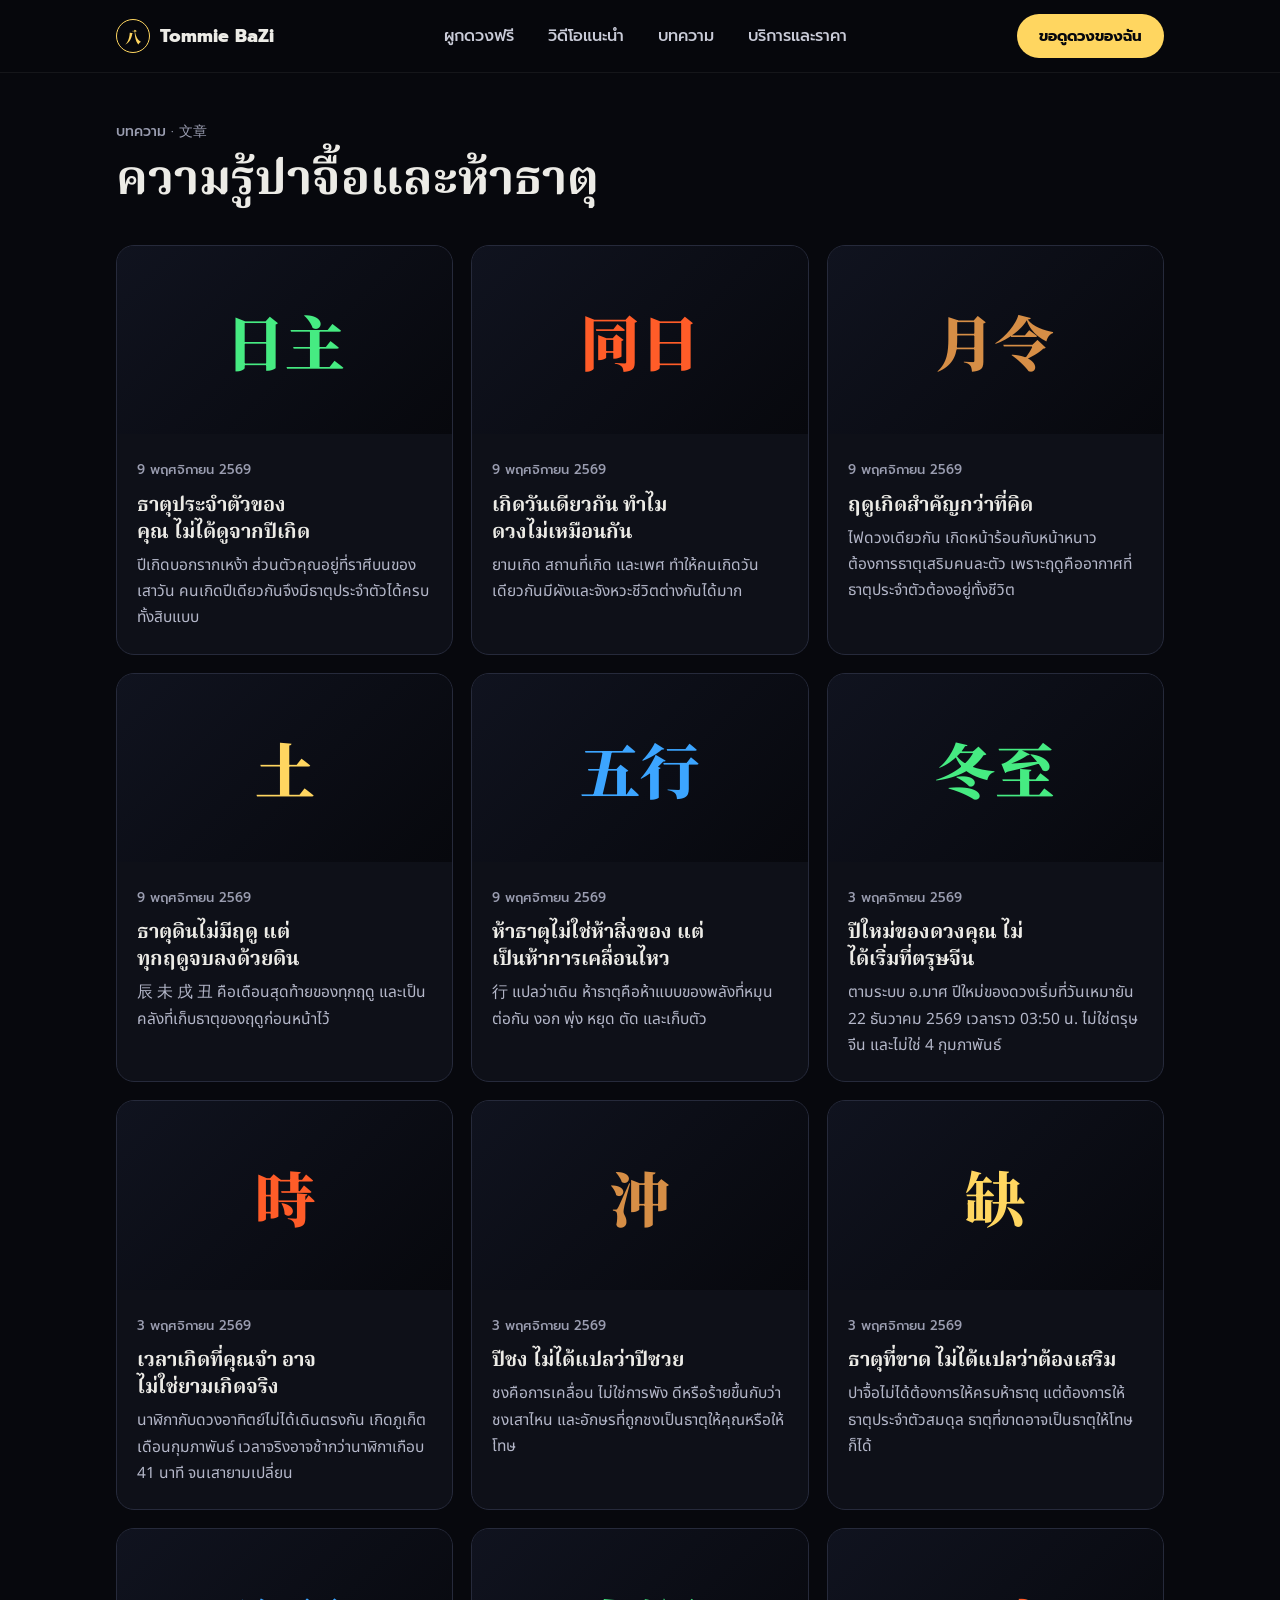
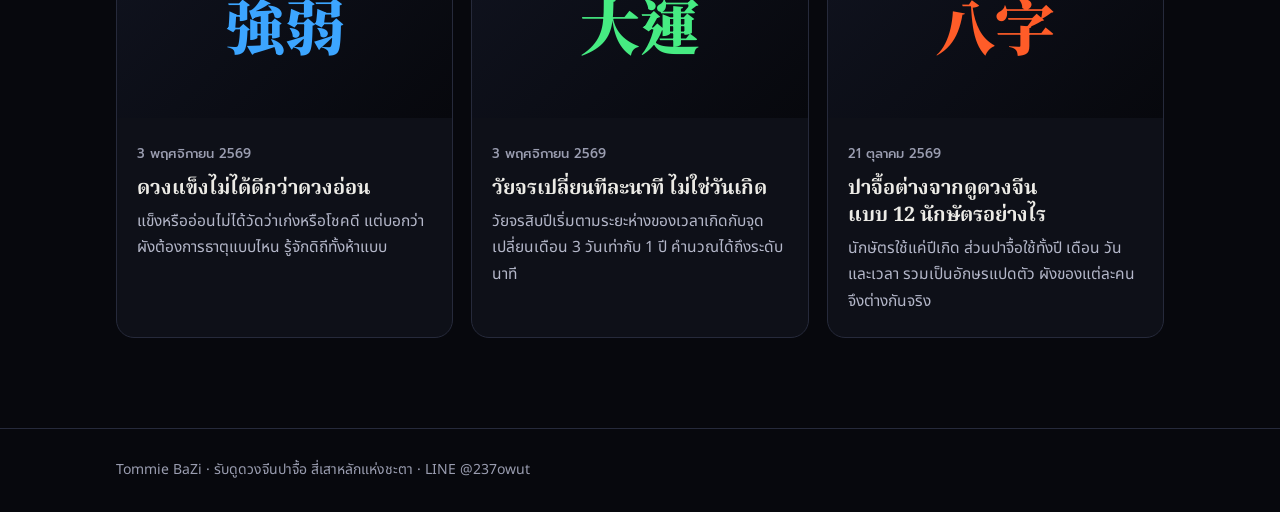
<file: articles/index.html>
<!doctype html>
<html lang="th">
<head>
<meta charset="utf-8">
<meta name="viewport" content="width=device-width, initial-scale=1, viewport-fit=cover">
<meta name="theme-color" content="#07080d">
<link rel="icon" href="data:image/svg+xml,%3Csvg xmlns=%27http://www.w3.org/2000/svg%27 viewBox=%270 0 64 64%27%3E%3Ccircle cx=%2732%27 cy=%2732%27 r=%2729%27 fill=%27%2307080d%27 stroke=%27%23ffd660%27 stroke-width=%273%27/%3E%3Ctext x=%2732%27 y=%2744%27 font-size=%2734%27 text-anchor=%27middle%27 fill=%27%23ffd660%27 font-family=%27serif%27 font-weight=%27700%27%3E%E5%85%AB%3C/text%3E%3C/svg%3E">
<link rel="preconnect" href="https://fonts.googleapis.com"><link rel="preconnect" href="https://fonts.gstatic.com" crossorigin>
<link rel="stylesheet" href="https://fonts.googleapis.com/css2?family=Noto+Serif+Thai:wght@600;700&family=Prompt:wght@500;700;800&family=Noto+Sans+Thai:wght@400;500&family=Noto+Serif+TC:wght@900&display=swap">
<link rel="stylesheet" href="style.css">
<title>บทความ · Tommie BaZi</title>
<meta name="description" content="บทความความรู้ปาจื้อ ห้าธาตุ และดวงจีน จาก Tommie BaZi">
</head>
<body>
<header><div class="wrap bar"><a class="brand" href="../"><span class="seal">八</span>Tommie BaZi</a><nav class="links"><a href="../#calc">ผูกดวงฟรี</a><a href="../#reel">วิดีโอแนะนำ</a><a href="./">บทความ</a><a href="../#services">บริการและราคา</a></nav><a class="btn" href="https://line.me/R/ti/p/%40237owut" target="_blank" rel="noopener">ขอดูดวงของฉัน</a></div></header>
<main class="wrap">
  <div class="eyebrow">บทความ · 文章</div>
  <h1>ความรู้ปาจื้อและห้าธาตุ</h1>
  <div class="list" id="list"><p style="color:var(--dim)">กำลังโหลด…</p></div>
</main>
<footer><div class="wrap">Tommie BaZi · รับดูดวงจีนปาจื้อ สี่เสาหลักแห่งชะตา · LINE @237owut</div></footer>
<script>
(function () {
  var EL = ['wood', 'fire', 'earth', 'gold', 'water'];
  fetch('index.json', { cache: 'no-cache' }).then(function (r) { return r.json(); }).then(function (list) {
    list = list.filter(function (a) { return !a.draft; }).sort(function (a, b) { return String(b.date).localeCompare(String(a.date)); });
    document.getElementById('list').innerHTML = list.length ? list.map(function (a, i) {
      var d = new Date(a.date + 'T00:00:00'), th = isNaN(d) ? '' : d.toLocaleDateString('th-TH', { day: 'numeric', month: 'long', year: 'numeric' });
      return '<a class="art" href="read.html?a=' + encodeURIComponent(a.slug) + '" style="--c:var(--' + EL[i % 5] + ')"><div class="cv">' + (a.cover ? '<img src="' + a.cover + '" alt="" loading="lazy">' : (a.kanji || '文')) + '</div><div class="bd"><time>' + th + '</time><h3>' + a.title + '</h3><p>' + (a.excerpt || '') + '</p></div></a>';
    }).join('') : '<p style="color:var(--dim)">บทความแรกกำลังจะมาเร็วๆ นี้</p>';
  }).catch(function () { document.getElementById('list').innerHTML = '<p style="color:var(--dim)">โหลดรายการบทความไม่ได้</p>'; });
})();
</script>
</body>
</html>
</file>
<file: articles/style.css>
:root { color-scheme: dark; --ink: #07080d; --ink-2: #0e1018; --line: #262a3b; --text: #ecebe6; --soft: #c6c8d6; --dim: #9a9db0; --gold: #ffd660;
  --wood: #46eb82; --fire: #ff5c28; --earth: #d68e46; --water: #3ca5ff;
  --f-head: "Noto Serif Thai", "Noto Serif TC", serif; --f-ui: "Prompt", "Noto Sans Thai", system-ui, sans-serif; --f-body: "Noto Sans Thai", "Prompt", system-ui, sans-serif; --f-kan: "Noto Serif TC", serif; }
* { box-sizing: border-box; }
html, body { overflow-x: clip; }
body { margin: 0; background: var(--ink); color: var(--text); font: 18px/1.9 var(--f-body); -webkit-font-smoothing: antialiased; }
a { color: var(--gold); }
.wrap { max-width: 1080px; margin: 0 auto; padding-left: max(16px, env(safe-area-inset-left, 0px)); padding-right: max(16px, env(safe-area-inset-right, 0px)); }
header { position: sticky; top: 0; z-index: 10; background: rgba(7,8,13,.8); -webkit-backdrop-filter: blur(14px); backdrop-filter: blur(14px); border-bottom: 1px solid rgba(255,255,255,.06); }
.bar { display: flex; align-items: center; justify-content: space-between; gap: 12px; padding-block: 14px; }
.brand { display: flex; align-items: center; gap: 10px; text-decoration: none; color: var(--text); font: 800 18px var(--f-ui); }
.seal { width: 34px; height: 34px; display: grid; place-items: center; border: 1.5px solid var(--gold); border-radius: 50%; color: var(--gold); font: 900 16px var(--f-kan); }
.links { display: flex; gap: 6px; }
.links a { padding: 8px 14px; border-radius: 999px; color: #c9cbd8; text-decoration: none; font: 500 16px var(--f-ui); transition: color .2s, background .2s, transform .2s; }
.links a:hover { color: var(--gold); background: rgba(255,214,96,.09); transform: translateY(-2px); }
.btn { display: inline-flex; padding: 11px 22px; border-radius: 999px; background: var(--gold); color: var(--ink); text-decoration: none; font: 700 15px var(--f-ui); }
main { padding-block: 48px 90px; }
h1, h2, h3 { font-family: var(--f-head); line-height: 1.35; text-wrap: balance; }
h1 { font-size: clamp(30px, 5vw, 48px); margin: 8px 0 14px; }
.eyebrow { font: 500 14px var(--f-ui); color: var(--dim); }
.list { display: grid; grid-template-columns: repeat(3, minmax(0, 1fr)); gap: 18px; margin-top: 30px; }
.art { display: flex; flex-direction: column; border: 1px solid var(--line); border-radius: 18px; overflow: hidden; background: var(--ink-2); text-decoration: none; color: inherit; transition: transform .25s, border-color .25s, box-shadow .25s; }
.art:hover { transform: translateY(-4px); border-color: var(--gold); box-shadow: 0 22px 60px -30px rgba(255,214,96,.5); }
.art .cv { aspect-ratio: 16 / 9; background: linear-gradient(135deg, #10131f, #07080d); display: grid; place-items: center; font: 900 60px var(--f-kan); color: var(--c, var(--gold)); }
.art .cv img { width: 100%; height: 100%; object-fit: cover; display: block; }
.art .bd { padding: 18px 20px 22px; }
.art time { font: 500 13px var(--f-ui); color: var(--dim); }
.art h3 { font-size: 20px; margin: 6px 0; }
.art p { margin: 0; color: #b4b7c9; font-size: 15.5px; line-height: 1.7; }
article { max-width: 720px; margin: 0 auto; }
article .cover { width: 100%; border-radius: 16px; margin: 10px 0 24px; display: block; }
.prose h2 { font-size: 27px; margin: 38px 0 10px; padding-bottom: 6px; border-bottom: 1px solid rgba(255,214,96,.35); }
.prose h3 { font-size: 22px; margin: 28px 0 8px; }
.prose p, .prose li { color: #dcdde6; }
.prose img { max-width: 100%; border-radius: 12px; }
.prose blockquote { margin: 20px 0; padding: 10px 18px; border-left: 3px solid var(--gold); color: var(--soft); background: var(--ink-2); border-radius: 0 12px 12px 0; }
.prose table { width: 100%; border-collapse: collapse; font-size: 16px; display: block; overflow-x: auto; }
.prose th, .prose td { border-bottom: 1px solid var(--line); padding: 8px 10px; text-align: left; }
.cta { margin-top: 48px; padding: 26px; border: 1px solid var(--line); border-radius: 18px; background: var(--ink-2); text-align: center; }
.back { display: inline-block; margin-bottom: 18px; font: 500 15px var(--f-ui); text-decoration: none; }
footer { border-top: 1px solid var(--line); padding-block: 28px; color: var(--dim); font-size: 14px; }
@media (max-width: 900px) { .list { grid-template-columns: minmax(0, 1fr); } .links { display: none; } }
</file>
